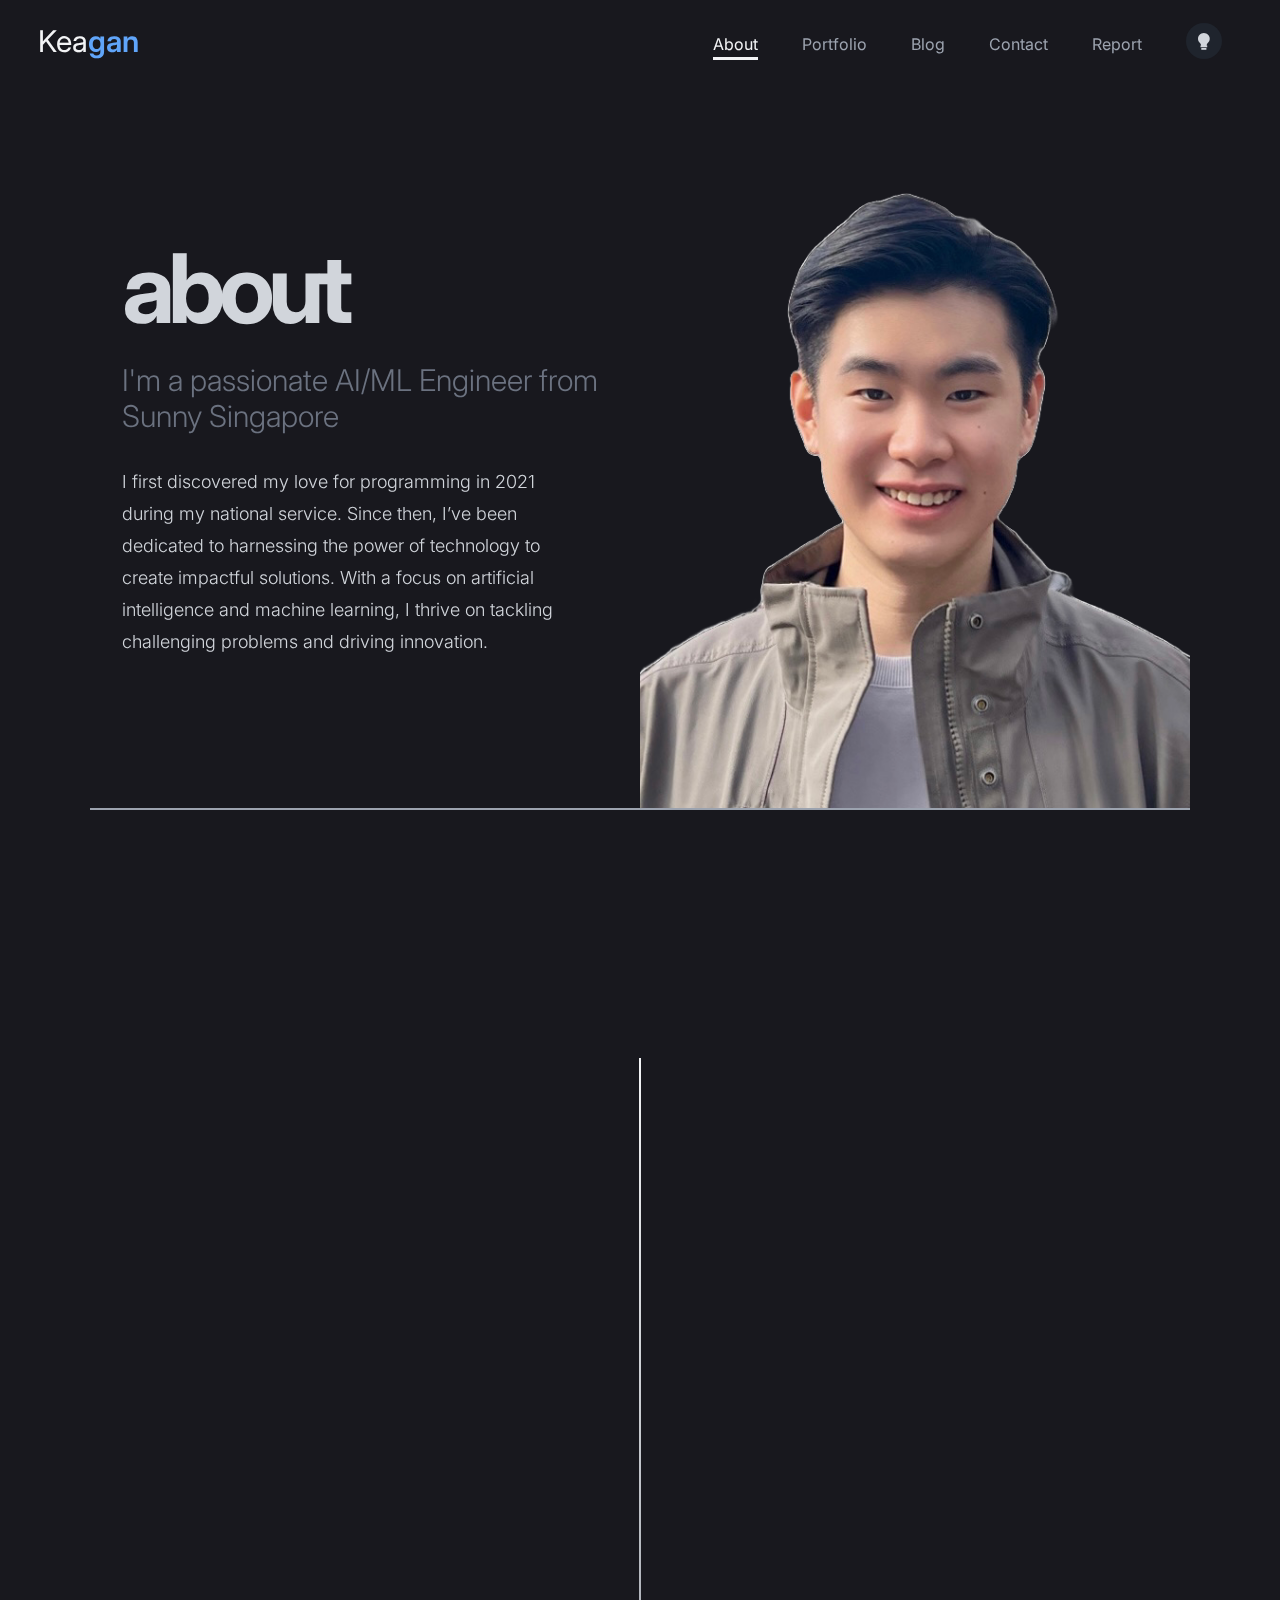
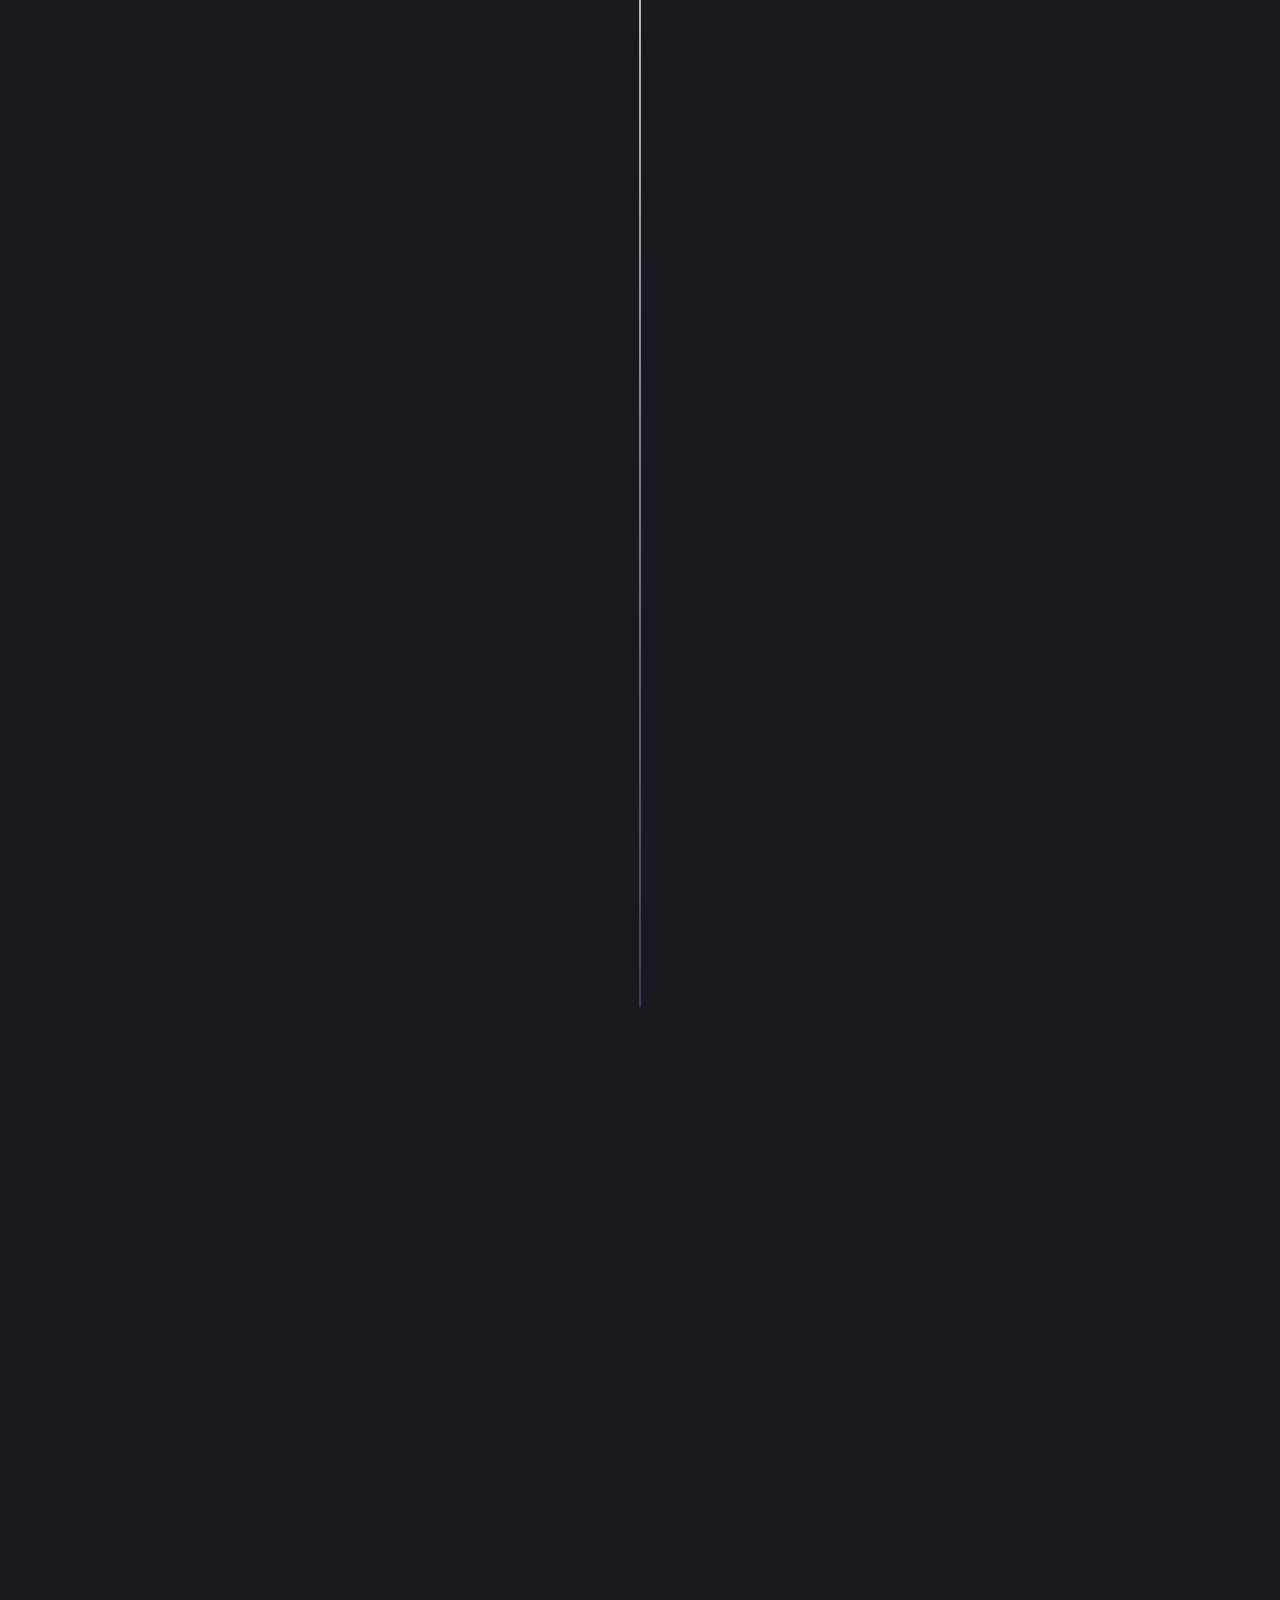
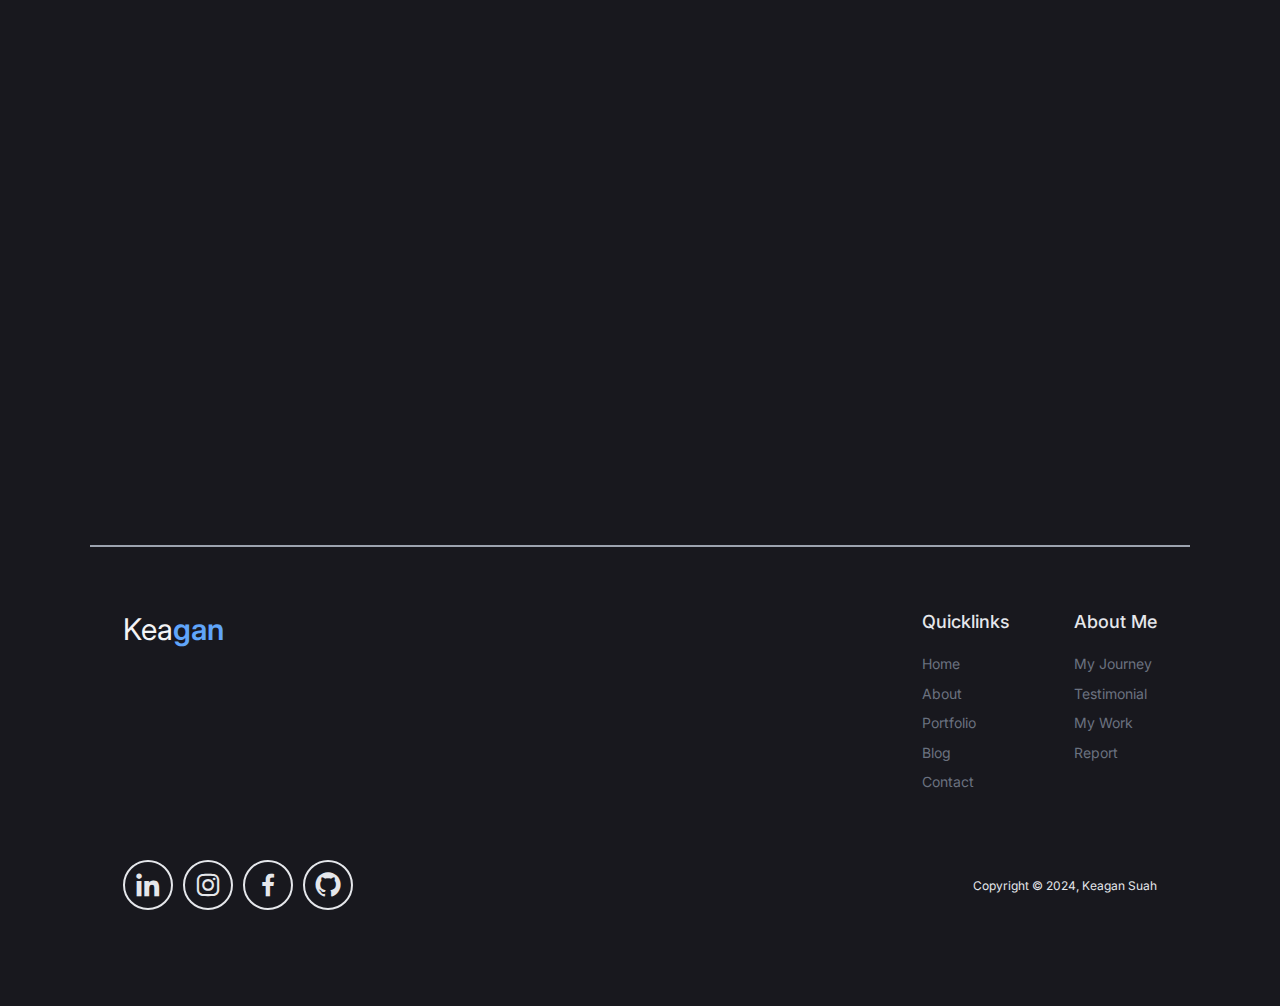
<file: about.html>
<!DOCTYPE html>
<html lang="en">
  <head>
    <meta charset="UTF-8" >
    <meta name="viewport" content="width=device-width, initial-scale=1.0" >

    <!-- Meta Data for the Main page, such as description and author -->
    <meta
      name="keywords"
      content="Keagan Suah, About Keagan, Keagan's background, Software Developer, Web Developer, AI Engineer, Keagan's journey, Professional Portfolio"
      >
    <meta name="author" content="Keagan Suah" >
    <meta
      name="description"
      content="Learn more about Keagan Suah, a passionate Software Developer and AI Engineer, and explore his journey, background, and professional experiences."
      >

    <!-- Page Title for about me page -->
    <title>About Keagan Suah</title>

    <!-- Box Icons Import -->
    <link
      href="https://unpkg.com/boxicons@2.1.4/css/boxicons.min.css"
      rel="stylesheet"
      >

    <!-- Web Icon -->
    <link rel="icon" sizes="512x512" href="/static/global/icon.png" >

    <!-- Global Styles -->
    <link rel="stylesheet" href="/styles/global/global.css" >
    <link rel="stylesheet" href="/styles/global/navbar.css" >
    <link rel="stylesheet" href="/styles/global/footer.css" >
    <link rel="stylesheet" href="/styles/global/hero.css" >
    <link rel="stylesheet" href="/styles/global/scrollAnimation.css" >

    <!-- Page Styles -->
    <link rel="stylesheet" href="/styles/about/journey.css" >
    <link rel="stylesheet" href="/styles/about/service.css" >
    <link rel="stylesheet" href="/styles/about/skills.css" >
  </head>
  <body>
    <!-- Header and Navigation -->
    <header class="navbar moveDown">
      <!-- Logo -->
      <a href="/" class="logo"> Kea<span>gan</span> </a>

      <!-- Menu icon for small screens -->
      <div class="bx bx-menu" id="menu-bar"></div>

      <!-- Navigation Links -->
      <nav class="navlinks">
        <ul>
          <li><a href="/about.html" class="active">About</a></li>
          <li><a href="/portfolio.html">Portfolio</a></li>
          <li><a href="/blog.html">Blog</a></li>
          <li><a href="/contact.html">Contact</a></li>
          <li><a href="/report.html">Report</a></li>
          <li><i class="bx bxs-bulb" id="theme"></i></li>
        </ul>
      </nav>
    </header>
    <!-- End Header & Nav -->

    <!-- Start of Main contents -->
    <main>
      <!-- Start of Hero section for about page -->
      <section class="hero">
        <div class="hero_container">
          <!-- Short description about me, Keagan Suah in the hero section -->
          <div class="description fadeLeft delay_2">
            <h1>about</h1>
            <h2>I'm a passionate AI/ML Engineer from Sunny Singapore</h2>
            <p>
              I first discovered my love for programming in 2021 during my
              national service. Since then, I’ve been dedicated to harnessing
              the power of technology to create impactful solutions. With a
              focus on artificial intelligence and machine learning, I thrive on
              tackling challenging problems and driving innovation.
            </p>
          </div>
          <!-- Image of Keagan Suah in hero section -->
          <figure class="fadeRight delay_2">
            <img
              src="/static/about/hero/myFace.PNG"
              alt="picture of Keagan Suah taken professionally without background"
              >
          </figure>
        </div>
      </section>
      <!-- End hero section -->

      <!-- My journey, both education and experiences -->
      <article>
        <h2 class="section_title fadeUp">My Journey</h2>
        <section class="journey_container">
          <!-- unorder list contain my journey, which includes both my education and experience -->
          <ul>
            <!-- Work experience in apple as senior ai ml engineer -->
            <li class="journey_card fade">
              <h3>Senior AI/ML Engineer</h3>
              <h4>Apple</h4>
              <p>
                As a Senior AI/ML Engineer at Apple, I led the development and
                implementation of advanced AI/ML solutions, enhancing Apple's
                technology.
                <span class="read_more">
                  My role involved driving AI innovation and delivering
                  high-impact solutions, ensuring Apple remains at the forefront
                  of technology.</span
                >
              </p>
              <span class="status">Read More</span>
              <figure class="company_logo">
                <img
                  src="/static/about/journey/apple.png"
                  alt="image of apple logo"
                  >
              </figure>
              <span class="date">Apr 32 - Present</span>
            </li>
            <!-- Work experience in apple as ai ml engineer -->
            <li class="journey_card fade">
              <h3>AI/ML Engineer</h3>
              <h4>Apple</h4>
              <p>
                As an AI/ML Engineer at Apple, I played a key role in developing
                machine learning solutions that advance Apple's tech ecosystem.
                <span class="read_more">
                  I worked on groundbreaking projects, contributing to Apple’s
                  innovation strategy and driving impactful technological
                  advancements.</span
                >
              </p>
              <span class="status">Read More</span>
              <figure class="company_logo">
                <img
                  src="/static/about/journey/apple.png"
                  alt="Image of apple logo"
                  >
              </figure>
              <span class="date">Jun 30 - Apr 32</span>
            </li>
            <!-- Education experience in uol as master student -->
            <li class="journey_card fade">
              <h3>Master of Science in Computer Science</h3>
              <h4>University of London</h4>
              <p>
                During my Master’s program in Computer Science, I specialized in
                machine learning, data science, and software engineering.
                <span class="read_more">
                  The program equipped me with practical skills and a deep
                  appreciation for technology’s role in solving real-world
                  problems.</span
                >
              </p>
              <span class="status">Read More</span>
              <figure class="company_logo">
                <img
                  src="/static/about/journey/University_of_London.png"
                  alt="Image of University of london logo"
                  >
              </figure>
              <span class="date">Jan 29 - Jan 30</span>
            </li>
            <!-- Work experience in shopee as data science junior -->
            <li class="journey_card fade">
              <h3>Data Science Junior</h3>
              <h4>Shopee</h4>
              <p>
                As a Data Science Junior at Shopee, I contributed to the
                company’s data-driven strategies and high-impact projects.
                <span class="read_more">
                  My tenure deepened my expertise in data science, and I worked
                  in a dynamic, growth-oriented environment with diverse
                  professionals.</span
                >
              </p>
              <span class="status">Read More</span>
              <figure class="company_logo">
                <img
                  src="/static/about/journey/shopee.png"
                  alt="Image of shopee logo"
                  >
              </figure>
              <span class="date">Oct 26 - Jan 29</span>
            </li>
            <!-- Work experience in apple as seasonal specialist -->
            <li class="journey_card fade">
              <h3>Seasonal Specialist</h3>
              <h4>Apple</h4>
              <p>
                As a Seasonal Specialist at Apple, I engaged directly with
                customers, providing personalised solutions and enhancing their
                experience.
                <span class="read_more">
                  My role involved understanding customer needs, offering expert
                  advice, and delivering exceptional service during
                  high-traffic.</span
                >
              </p>
              <span class="status">Read More</span>
              <figure class="company_logo">
                <img
                  src="/static/about/journey/apple.png"
                  alt="Image of apple logo"
                  >
              </figure>
              <span class="date">Aug 24 - Feb 25</span>
            </li>
            <!-- Education experience in uol as bachalor student -->
            <li class="journey_card fade">
              <h3>Bachelor of Computer Science</h3>
              <h4>University of London</h4>
              <p>
                During my Bachelor’s program, I developed a strong foundation in
                computer science principles, focusing on software development.
                <span class="read_more">
                  The curriculum offered a balance of theoretical knowledge and
                  practical experience, enabling me to work on real-world
                  projects.</span
                >
              </p>
              <span class="status">Read More</span>
              <figure class="company_logo">
                <img
                  src="/static/about/journey/University_of_London.png"
                  alt="Image of university of london logo"
                  >
              </figure>
              <span class="date">Oct 23 - Oct 26</span>
            </li>
            <!-- Work experience in SAF as fullstack developer -->
            <li class="journey_card fade">
              <h3>FullStack Developer</h3>
              <h4>Singapore Armed Forces</h4>
              <p>
                Digitalized the battalion by creating two automated systems that
                eliminated human error and improved operational efficiency.
                <span class="read_more">
                  I managed the entire program and server, ensuring seamless
                  operation and administration of the systems.</span
                >
              </p>
              <span class="status">Read More</span>
              <figure class="company_logo">
                <img
                  src="/static/about/journey/singapore_army.png"
                  alt="Image of singapore armed forces logo"
                  >
              </figure>
              <span class="date">Jun 21 - Apr 23</span>
            </li>
          </ul>
        </section>
      </article>
      <!-- End of my Journey section -->

      <!-- My list of programming lanuages skills -->
      <article>
        <h2 class="section_title fadeUp">My Skills</h2>
        <div class="scroll_container fade">
          <!-- Unorder list to contain all my skillset, such as all programming languages and frameworks -->
          <ul class="skills_container scroller_inner">
            <li class="skill_card">
              <figure>
                <img
                  src="/static/about/skills/aws.png"
                  alt="Image of AWS logo"
                  >
                <figcaption>AWS</figcaption>
              </figure>
            </li>
            <li class="skill_card">
              <figure>
                <img
                  src="/static/about/skills/c-.png"
                  alt="Image of C++ programming language logo"
                  >
                <figcaption>C++</figcaption>
              </figure>
            </li>
            <li class="skill_card">
              <figure>
                <img
                  src="/static/about/skills/c-sharp.png"
                  alt="Image of C-sharp programming language logo"
                  >
                <figcaption>C#</figcaption>
              </figure>
            </li>
            <li class="skill_card">
              <figure>
                <img
                  src="/static/about/skills/css-3.png"
                  alt="Image of CSS programming language logo"
                  >
                <figcaption>CSS</figcaption>
              </figure>
            </li>
            <li class="skill_card">
              <figure>
                <img
                  src="/static/about/skills/html.png"
                  alt="Image of HTML programming language logo"
                  >
                <figcaption>HTML</figcaption>
              </figure>
            </li>
            <li class="skill_card">
              <figure>
                <img
                  src="/static/about/skills/javascript.png"
                  alt="Image of Javascript programming language logo"
                  >
                <figcaption>Javascript</figcaption>
              </figure>
            </li>
            <li class="skill_card">
              <figure>
                <img
                  src="/static/about/skills/python.png"
                  alt="Image of Python programming language logo"
                  >
                <figcaption>Python</figcaption>
              </figure>
            </li>
            <li class="skill_card">
              <figure>
                <img
                  src="/static/about/skills/mysql.png"
                  alt="Image of MySQL database logo"
                  >
                <figcaption>MySQL</figcaption>
              </figure>
            </li>
            <li class="skill_card">
              <figure>
                <img
                  src="/static/about/skills/react.png"
                  alt="Image of React framework logo"
                  >
                <figcaption>React</figcaption>
              </figure>
            </li>
            <li class="skill_card">
              <figure>
                <img
                  src="/static/about/skills/swift.png"
                  alt="Image of Swift programming language logo"
                  >
                <figcaption>Swift</figcaption>
              </figure>
            </li>
            <li class="skill_card">
              <figure>
                <img
                  src="/static/about/skills/ruby.png"
                  alt="Image of Ruby programming language logo"
                  >
                <figcaption>Ruby</figcaption>
              </figure>
            </li>
          </ul>
        </div>
      </article>
      <!-- End of list of programming language -->

      <!-- Service I provide as an individual -->
      <article>
        <h2 class="section_title fadeUp">My Services</h2>
        <section class="service_container">
          <!-- service card for web development -->
          <a href="/contact.html" class="service_card moveUp">
            <i class="bx bx-globe"></i>
            <h3>Web Development</h3>
            <p>
              Making websites and web apps that work smoothly, from how they
              look on the screen to how they work behind the scenes.
            </p>
          </a>
          <!-- service card for data visualisation -->
          <a href="/contact.html" class="service_card moveUp">
            <i class="bx bxs-bar-chart-alt-2"></i>
            <h3>Data Visualisation</h3>
            <p>
              Turning complicated information into pictures and stories that
              help people understand and make decisions.
            </p>
          </a>
          <!-- service card for cloud migration  -->
          <a href="/contact.html" class="service_card moveUp">
            <i class="bx bxs-cloud"></i>
            <h3>Cloud Migration</h3>
            <p>
              Helping move computer stuff to the internet and making sure it
              runs well and doesn't cost too much.
            </p>
          </a>
          <!-- service card for software architecture -->
          <a href="/contact.html" class="service_card moveUp">
            <i class="bx bxs-cog"></i>
            <h3>Software Architecture</h3>
            <p>
              Planning and building software in a way that's easy to understand,
              use, and grow as needed.
            </p>
          </a>
          <!-- service card for performance optimisation -->
          <a href="/contact.html" class="service_card moveUp">
            <i class="bx bxs-bulb"></i>
            <h3>Performance Optimisation</h3>
            <p>
              Making sure websites and apps run fast and can handle lots of
              users without crashing.
            </p>
          </a>
          <!-- service card for machine learning -->
          <a href="/contact.html" class="service_card moveUp">
            <i class="bx bxs-brain"></i>
            <h3>Machine Learning</h3>
            <p>
              Teaching websites and apps to learn from data and make smart
              decisions, like suggesting things or predicting outcomes.
            </p>
          </a>
        </section>
      </article>
      <!-- End of Services provide by me-->
    </main>
    <!-- End of main contents -->

    <!-- Start Footer, the footer consist of the logo, other hyperlinks to different parts of the website, social media icons hyperlinks, and terms and condition -->
    <footer>
      <section class="footer-container">
        <!-- Top Portion Of Footer -->
        <div class="footer-top">
          <!-- Top-Left Portion of Footer to hold Logo -->
          <a href="/" class="logo"> kea<span>gan</span> </a>

          <!-- Top-Right Side to hold other links -->
          <div class="footer-top-section">
            <div class="footer-top-links">
              <!-- Title of Links Column -->
              <h6>Quicklinks</h6>
              <!-- Columns Links -->
              <nav>
                <ul>
                  <li><a href="/index.html">Home</a></li>
                  <li><a href="/about.html">About</a></li>
                  <li><a href="/portfolio.html">Portfolio</a></li>
                  <li><a href="/blog.html">Blog</a></li>
                  <li><a href="/contact.html">Contact</a></li>
                </ul>
              </nav>
            </div>
            <div class="footer-top-links">
              <!-- Title of Links Column -->
              <h6>About Me</h6>
              <!-- Columns Links -->
              <nav>
                <ul>
                  <li><a href="/about.html">My Journey</a></li>
                  <li><a href="/index.html">Testimonial</a></li>
                  <li><a href="/portfolio.html">My Work</a></li>
                  <li><a href="/report.html">Report</a></li>
                </ul>
              </nav>
            </div>
          </div>
        </div>

        <!-- Bottom Portion Of Footer -->
        <div class="footer-bottom">
          <!-- Bottom-Left portion to hold Social Media Icons -->
          <ul class="social-media-links">
            <li>
              <a
                href="https://sg.linkedin.com/in/keagan-suah"
                target="_blank"
                rel="noopener noreferrer"
                ><i class="bx bxl-linkedin"></i
              ></a>
            </li>
            <li>
              <a
                href="https://www.instagram.com/keagan_suah/?igsh=aXdhbWhtOG81djkz"
                target="_blank"
                rel="noopener noreferrer"
                ><i class="bx bxl-instagram"></i
              ></a>
            </li>
            <li>
              <a
                href="https://www.facebook.com/profile.php?id=100005976436275&mibextid=LQQJ4d"
                target="_blank"
                rel="noopener noreferrer"
                ><i class="bx bxl-facebook"></i
              ></a>
            </li>
            <li>
              <a
                href="https://github.com/KeaganSuah"
                target="_blank"
                rel="noopener noreferrer"
                ><i class="bx bxl-github"></i
              ></a>
            </li>
          </ul>

          <!-- Bottom-Right to hold policy, terms & condition and copyright -->
          <ul class="footer-bottom-section">
            <li><h6>Copyright © 2024, Keagan Suah</h6></li>
          </ul>
        </div>
      </section>
    </footer>
    <!-- End Footer -->

    <!-- Javascripts Scripts -->
    <script src="/scripts/global/navbar.js"></script>
    <script src="/scripts/global/glow.js"></script>
    <script src="/scripts/global/changeMode.js"></script>
    <script src="/scripts/global/scrollAnimation.js"></script>

    <!-- Page Scripts -->
    <script src="/scripts/about/service.js"></script>
    <script src="/scripts/about/skills.js"></script>
    <script src="/scripts/about/journey.js"></script>

    <!-- Preset Theme -->
    <script src="/scripts/global/presetTheme.js"></script>
  </body>
</html>
</file>
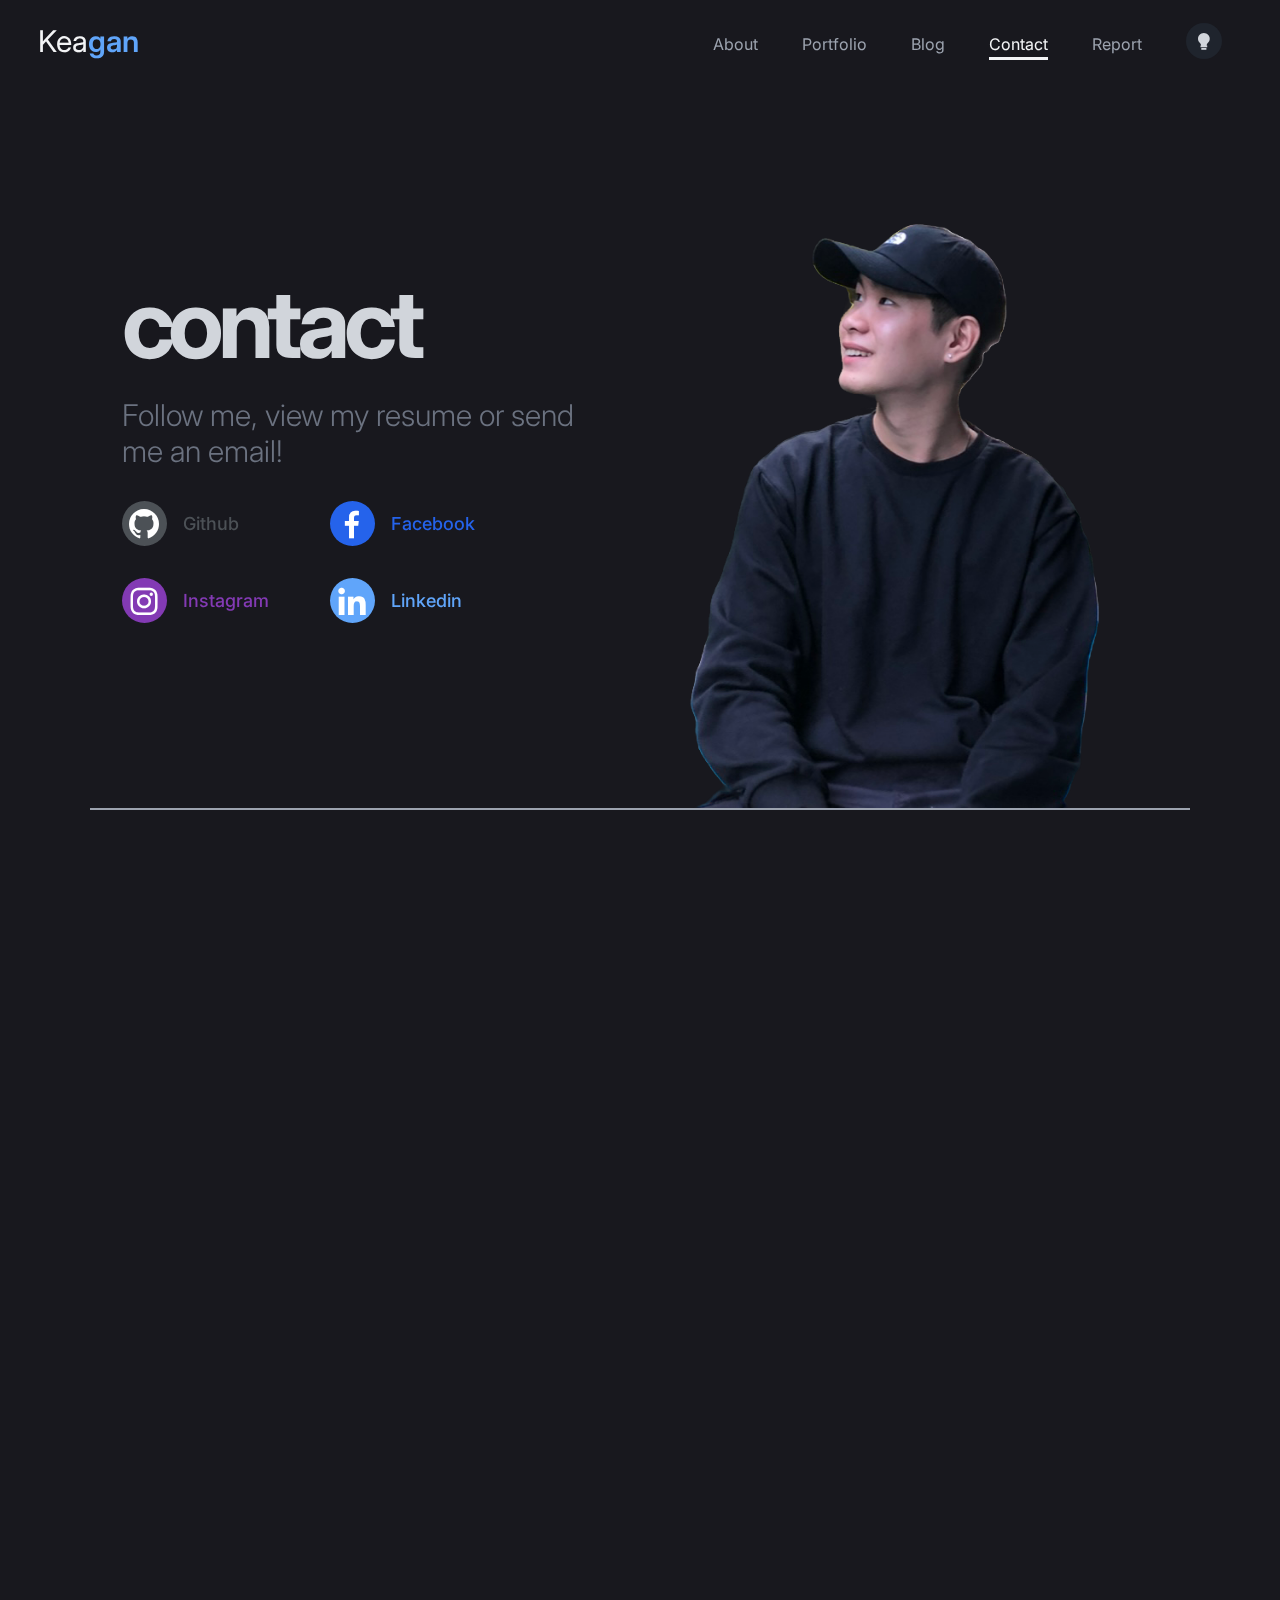
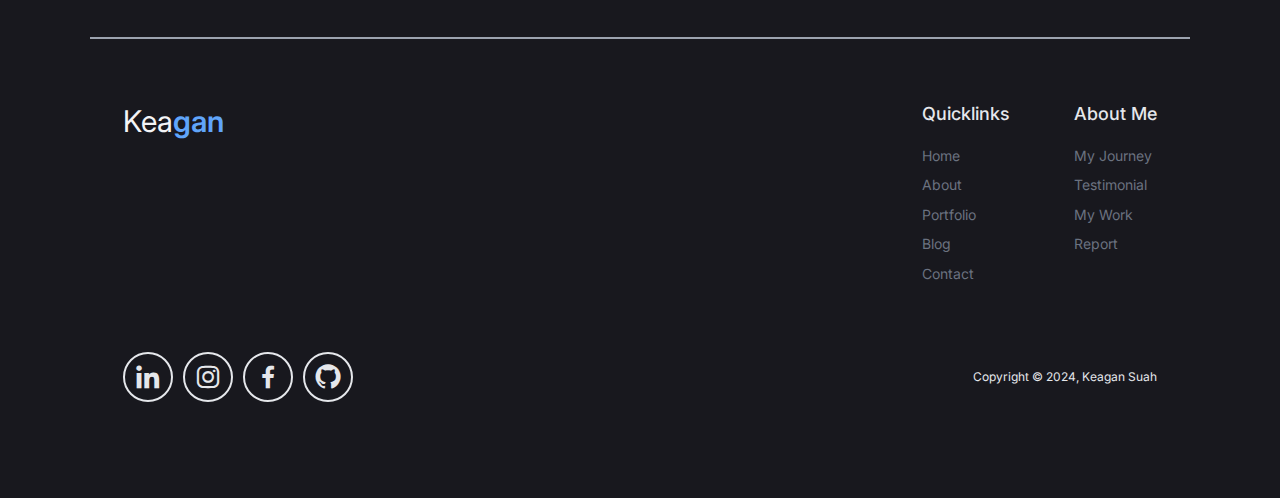
<file: contact.html>
<!DOCTYPE html>
<html lang="en">
  <head>
    <meta charset="UTF-8" >
    <meta name="viewport" content="width=device-width, initial-scale=1.0" >

    <!-- Meta Data for the Main page, such as description and author -->
    <meta
      name="keywords"
      content="Keagan Suah, Contact, Get in Touch, Email Keagan, Professional Inquiries, Connect with Keagan"
      >
    <meta name="author" content="Keagan Suah" >
    <meta
      name="description"
      content="Get in touch with Keagan for professional inquiries or collaborations. Connect with a skilled Software Developer and AI Engineer."
      >

    <!-- Contact page title -->
    <title>Keagan's Contact</title>

    <!-- Box Icons Import -->
    <link
      href="https://unpkg.com/boxicons@2.1.4/css/boxicons.min.css"
      rel="stylesheet"
      >

    <!-- Web Icon -->
    <link rel="icon" sizes="512x512" href="/static/global/icon.png" >

    <!-- Global Styles -->
    <link rel="stylesheet" href="/styles/global/global.css" >
    <link rel="stylesheet" href="/styles/global/navbar.css" >
    <link rel="stylesheet" href="/styles/global/footer.css" >
    <link rel="stylesheet" href="/styles/global/hero.css" >
    <link rel="stylesheet" href="/styles/global/scrollAnimation.css" >

    <!-- Page Styles -->
    <link rel="stylesheet" href="/styles/contact/hero.css" >
    <link rel="stylesheet" href="/styles/contact/form.css" >
    <link rel="stylesheet" href="/styles/contact/wayContact.css" >
  </head>
  <body>
    <!-- Header and Navigation -->
    <header class="navbar moveDown">
      <!-- Logo -->
      <a href="/" class="logo"> Kea<span>gan</span> </a>

      <!-- Menu icon for small screens -->
      <div class="bx bx-menu" id="menu-bar"></div>

      <!-- Navigation Links -->
      <nav class="navlinks">
        <ul>
          <li><a href="/about.html">About</a></li>
          <li><a href="/portfolio.html">Portfolio</a></li>
          <li><a href="/blog.html">Blog</a></li>
          <li><a href="/contact.html" class="active">Contact</a></li>
          <li><a href="/report.html">Report</a></li>
          <li><i class="bx bxs-bulb" id="theme"></i></li>
        </ul>
      </nav>
    </header>
    <!-- End Header & Nav -->

    <!-- Start of Main contents -->
    <main>
      <!-- Start of Hero section for contact page -->
      <section class="hero">
        <div class="hero_container">
          <!-- short description about contact section in hero section -->
          <div class="description fadeLeft delay_2">
            <h1>contact</h1>
            <h2>Follow me, view my resume or send me an email!</h2>
            <!-- section to hold all social media that keagan suah have, clicking it will bring to keagan's social media -->
            <div class="social_media_container">
              <!-- link to keagan suah github -->
              <a
                href="https://github.com/KeaganSuah"
                class="social_media"
                target="_blank"
                rel="noopener noreferrer"
              >
                <i class="bx bxl-github"></i>
                <span>github</span>
              </a>
              <!-- link to keagan suah facebook -->
              <a
                href="https://www.facebook.com/people/Keagan-Suah/pfbid0nxMEN8kivA3oVLgBUoeSZVgcB929m2F8GedKr3sc74VGbMbi31wip9efuET7FpRcl/?mibextid=LQQJ4d"
                class="social_media"
                target="_blank"
                rel="noopener noreferrer"
              >
                <i class="bx bxl-facebook"></i>
                <span>facebook</span>
              </a>
              <!-- link to keagan suah instagram -->
              <a
                href="https://www.instagram.com/keagan_suah/?igsh=aXdhbWhtOG81djkz"
                class="social_media"
                target="_blank"
                rel="noopener noreferrer"
              >
                <i class="bx bxl-instagram"></i>
                <span>instagram</span>
              </a>
              <!-- link to keagan suah linkedin -->
              <a
                href="https://www.linkedin.com/in/keagan-suah/"
                class="social_media"
                target="_blank"
                rel="noopener noreferrer"
              >
                <i class="bx bxl-linkedin"></i>
                <span>linkedin</span>
              </a>
            </div>
          </div>
          <!-- Another image of keagan suah, but more causal -->
          <figure class="fadeRight delay_2">
            <img
              src="/static/contact/hero/face.PNG"
              alt="image of keagan suah in more causal clothes and without background"
              >
          </figure>
        </div>
      </section>
      <!-- End hero section -->

      <!-- Section to hold all the ways to contact keagan suah, including three cards link to show how to contact kegan suah, and form section -->
      <article>
        <h2 class="section_title fadeUp">My Contacts</h2>
        <!-- Way to contact me section -->
        <section class="ways_contact_container">
          <!-- link to go to my portfolio card -->
          <a href="/portfolio.html" class="ways_contact_card fadeUp">
            <i class="bx bxs-briefcase"></i>
            <h3>My Portfolio</h3>
            <p>See my Work</p>
          </a>
          <!-- link to open my resume card -->
          <a
            href="/static/contact/Resume.pdf"
            class="ways_contact_card fadeUp"
            target="_blank"
            rel="noopener noreferrer"
          >
            <i class="bx bxs-file-blank"></i>
            <h3>My Resume</h3>
            <p>Click to View</p>
          </a>
          <!-- link to open up mail to email to me -->
          <a
            href="mailto:suahkeagan@gmail.com"
            class="ways_contact_card fadeUp"
          >
            <i class="bx bxs-envelope"></i>
            <h3>My Email</h3>
            <p>suahkeagan@gmail.com</p>
          </a>
        </section>
        <!-- End of ways to contact me -->
        <!-- form container for inputs and message area -->
        <form id="form" action="/contact.html">
          <!-- container on the left, for name and email request imput -->
          <div class="left_container fadeLeft">
            <!-- takes user input for name -->
            <div class="input-control">
              <label for="name">Name</label>
              <input
                type="text"
                id="name"
                name="name"
                placeholder="Your Name"
                >
              <div class="error"></div>
            </div>
            <!-- takes user input for email -->
            <div class="input-control">
              <label for="email">Email</label>
              <input
                type="email"
                id="email"
                name="email"
                placeholder="Your Email"
                >
              <div class="error"></div>
            </div>
          </div>
          <!-- container on the right, for message and for the button input -->
          <div class="right_container fadeRight delay_1">
            <!-- takes user input for message-->
            <div class="input-control">
              <label for="message">Message</label>
              <textarea
                name="message"
                id="message"
                cols="10"
                rows="7"
                placeholder="Your Message"
              ></textarea>
              <div class="error"></div>
            </div>
            <!-- takes user input for submission -->
            <button type="submit">Send</button>
          </div>
        </form>
      </article>
    </main>
    <!-- End of main contents -->

    <!-- Start Footer, the footer consist of the logo, other hyperlinks to different parts of the website, social media icons hyperlinks, and terms and condition -->
    <footer>
      <section class="footer-container">
        <!-- Top Portion Of Footer -->
        <div class="footer-top">
          <!-- Top-Left Portion of Footer to hold Logo -->
          <a href="/" class="logo"> kea<span>gan</span> </a>

          <!-- Top-Right Side to hold other links -->
          <div class="footer-top-section">
            <div class="footer-top-links">
              <!-- Title of Links Column -->
              <h6>Quicklinks</h6>
              <!-- Columns Links -->
              <nav>
                <ul>
                  <li><a href="/index.html">Home</a></li>
                  <li><a href="/about.html">About</a></li>
                  <li><a href="/portfolio.html">Portfolio</a></li>
                  <li><a href="/blog.html">Blog</a></li>
                  <li><a href="/contact.html">Contact</a></li>
                </ul>
              </nav>
            </div>
            <div class="footer-top-links">
              <!-- Title of Links Column -->
              <h6>About Me</h6>
              <!-- Columns Links -->
              <nav>
                <ul>
                  <li><a href="/about.html">My Journey</a></li>
                  <li><a href="/index.html">Testimonial</a></li>
                  <li><a href="/portfolio.html">My Work</a></li>
                  <li><a href="/report.html">Report</a></li>
                </ul>
              </nav>
            </div>
          </div>
        </div>

        <!-- Bottom Portion Of Footer -->
        <div class="footer-bottom">
          <!-- Bottom-Left portion to hold Social Media Icons -->
          <ul class="social-media-links">
            <li>
              <a
                href="https://sg.linkedin.com/in/keagan-suah"
                target="_blank"
                rel="noopener noreferrer"
                ><i class="bx bxl-linkedin"></i
              ></a>
            </li>
            <li>
              <a
                href="https://www.instagram.com/keagan_suah/?igsh=aXdhbWhtOG81djkz"
                target="_blank"
                rel="noopener noreferrer"
                ><i class="bx bxl-instagram"></i
              ></a>
            </li>
            <li>
              <a
                href="https://www.facebook.com/profile.php?id=100005976436275&mibextid=LQQJ4d"
                target="_blank"
                rel="noopener noreferrer"
                ><i class="bx bxl-facebook"></i
              ></a>
            </li>
            <li>
              <a
                href="https://github.com/KeaganSuah"
                target="_blank"
                rel="noopener noreferrer"
                ><i class="bx bxl-github"></i
              ></a>
            </li>
          </ul>

          <!-- Bottom-Right to hold policy, terms & condition and copyright -->
          <ul class="footer-bottom-section">
            <li><h6>Copyright © 2024, Keagan Suah</h6></li>
          </ul>
        </div>
      </section>
    </footer>
    <!-- End Footer -->

    <!-- Javascripts Scripts -->
    <script src="/scripts/global/navbar.js"></script>
    <script src="/scripts/global/glow.js"></script>
    <script src="/scripts/global/changeMode.js"></script>
    <script src="/scripts/global/scrollAnimation.js"></script>

    <!-- Page Scripts -->
    <script src="/scripts/contact/form.js"></script>

    <!-- Preset Theme -->
    <script src="/scripts/global/presetTheme.js"></script>
  </body>
</html>
</file>
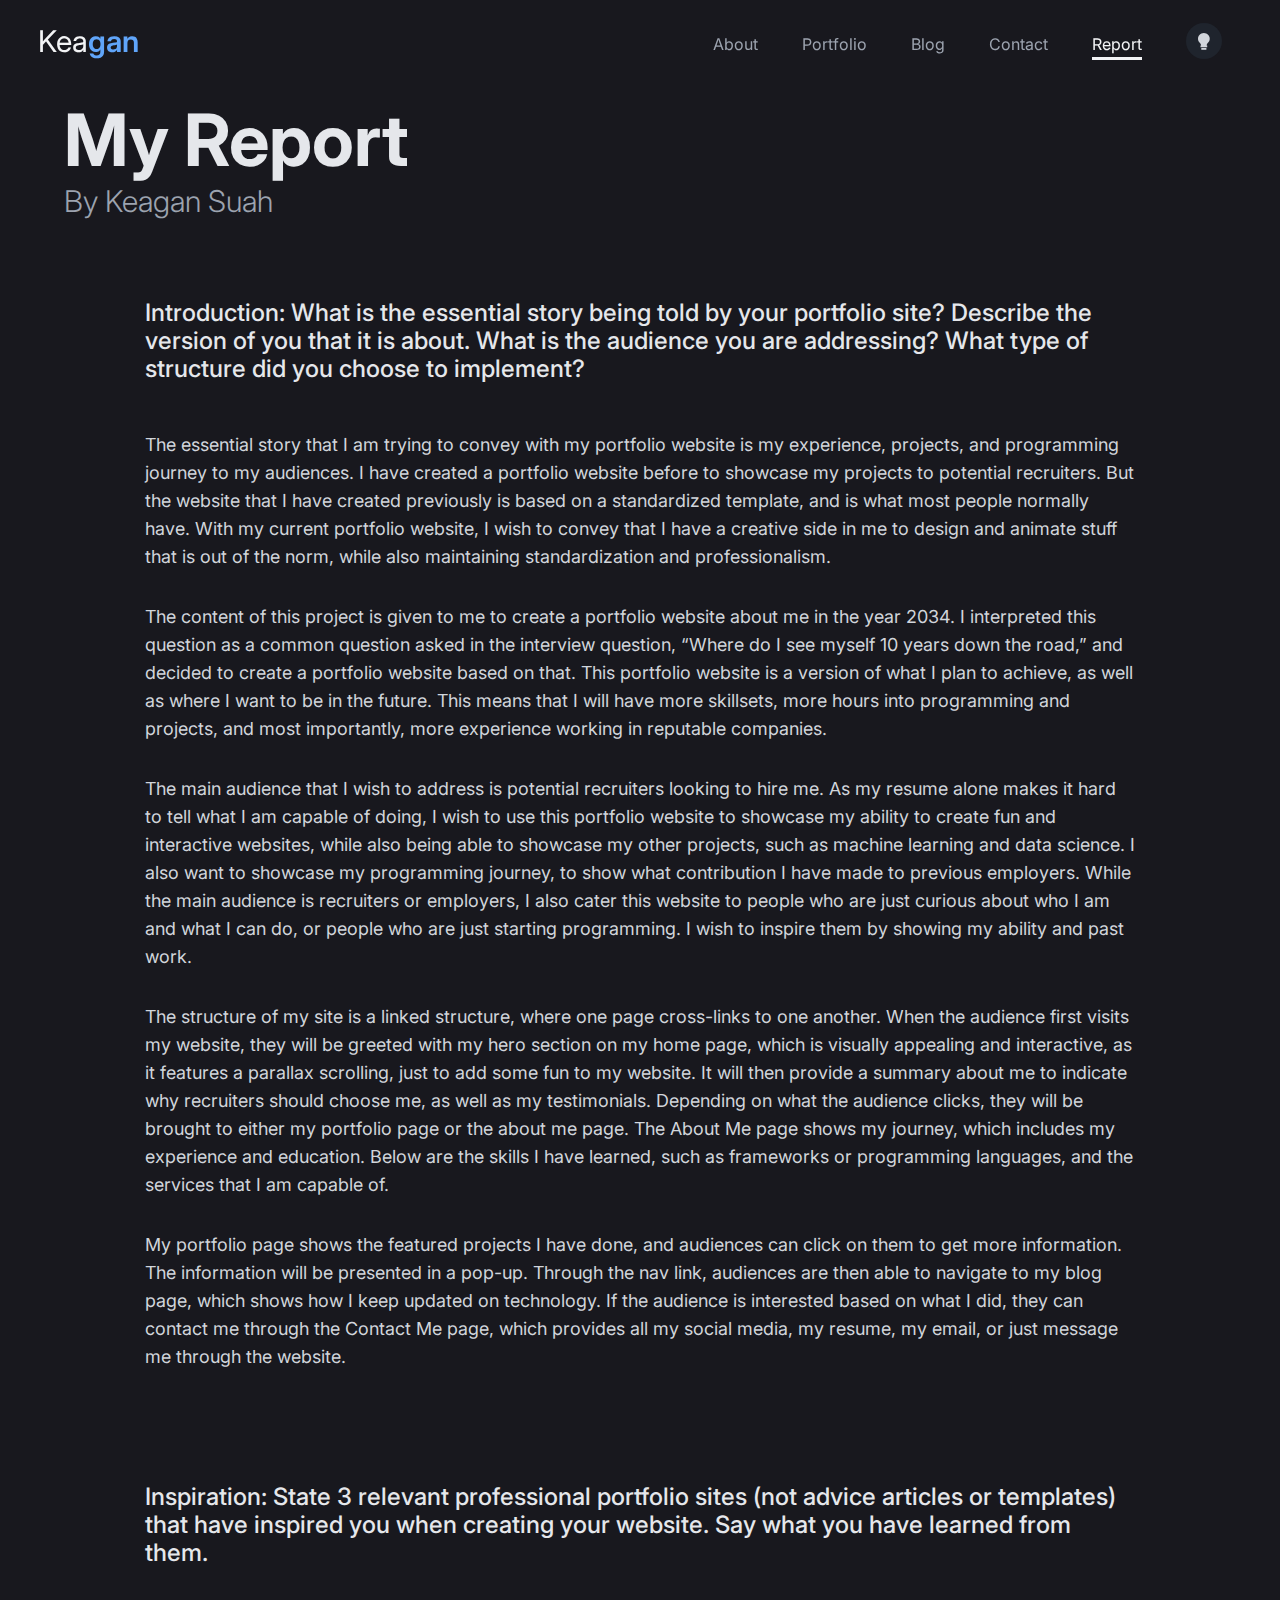
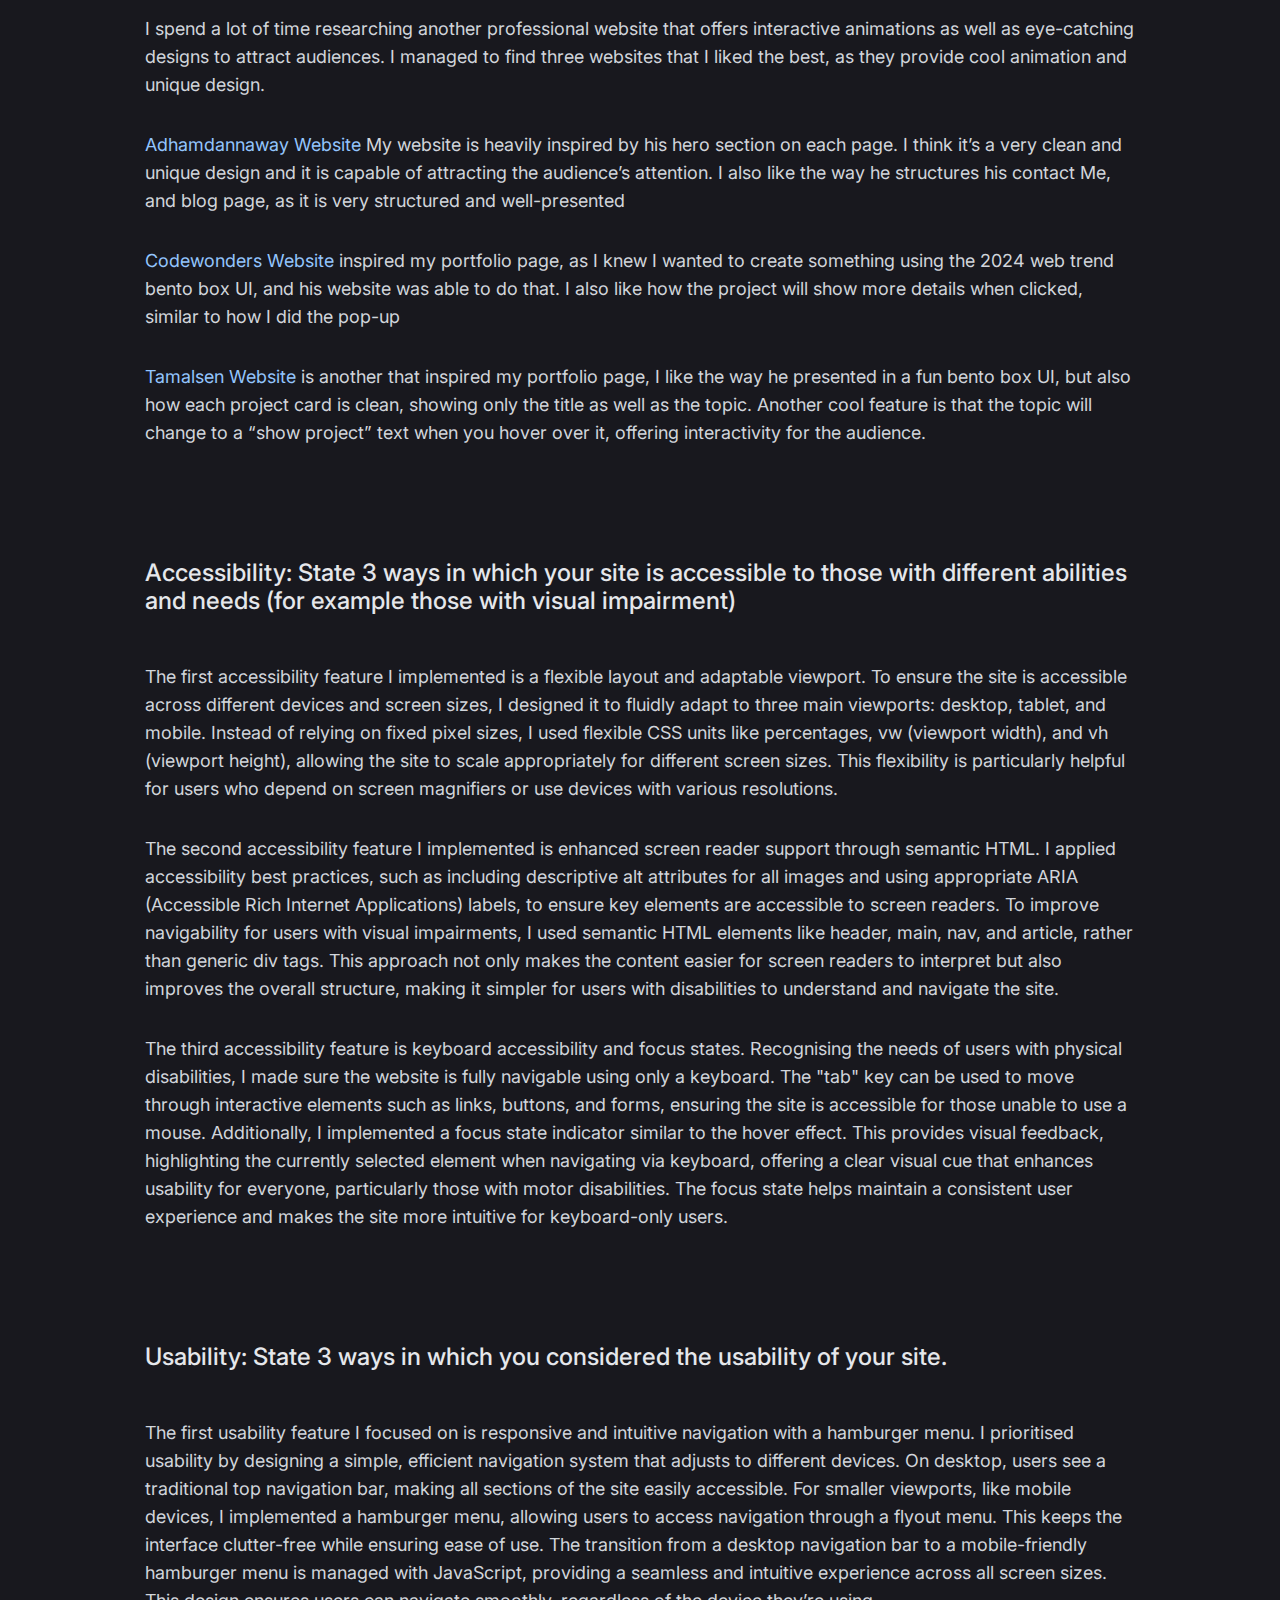
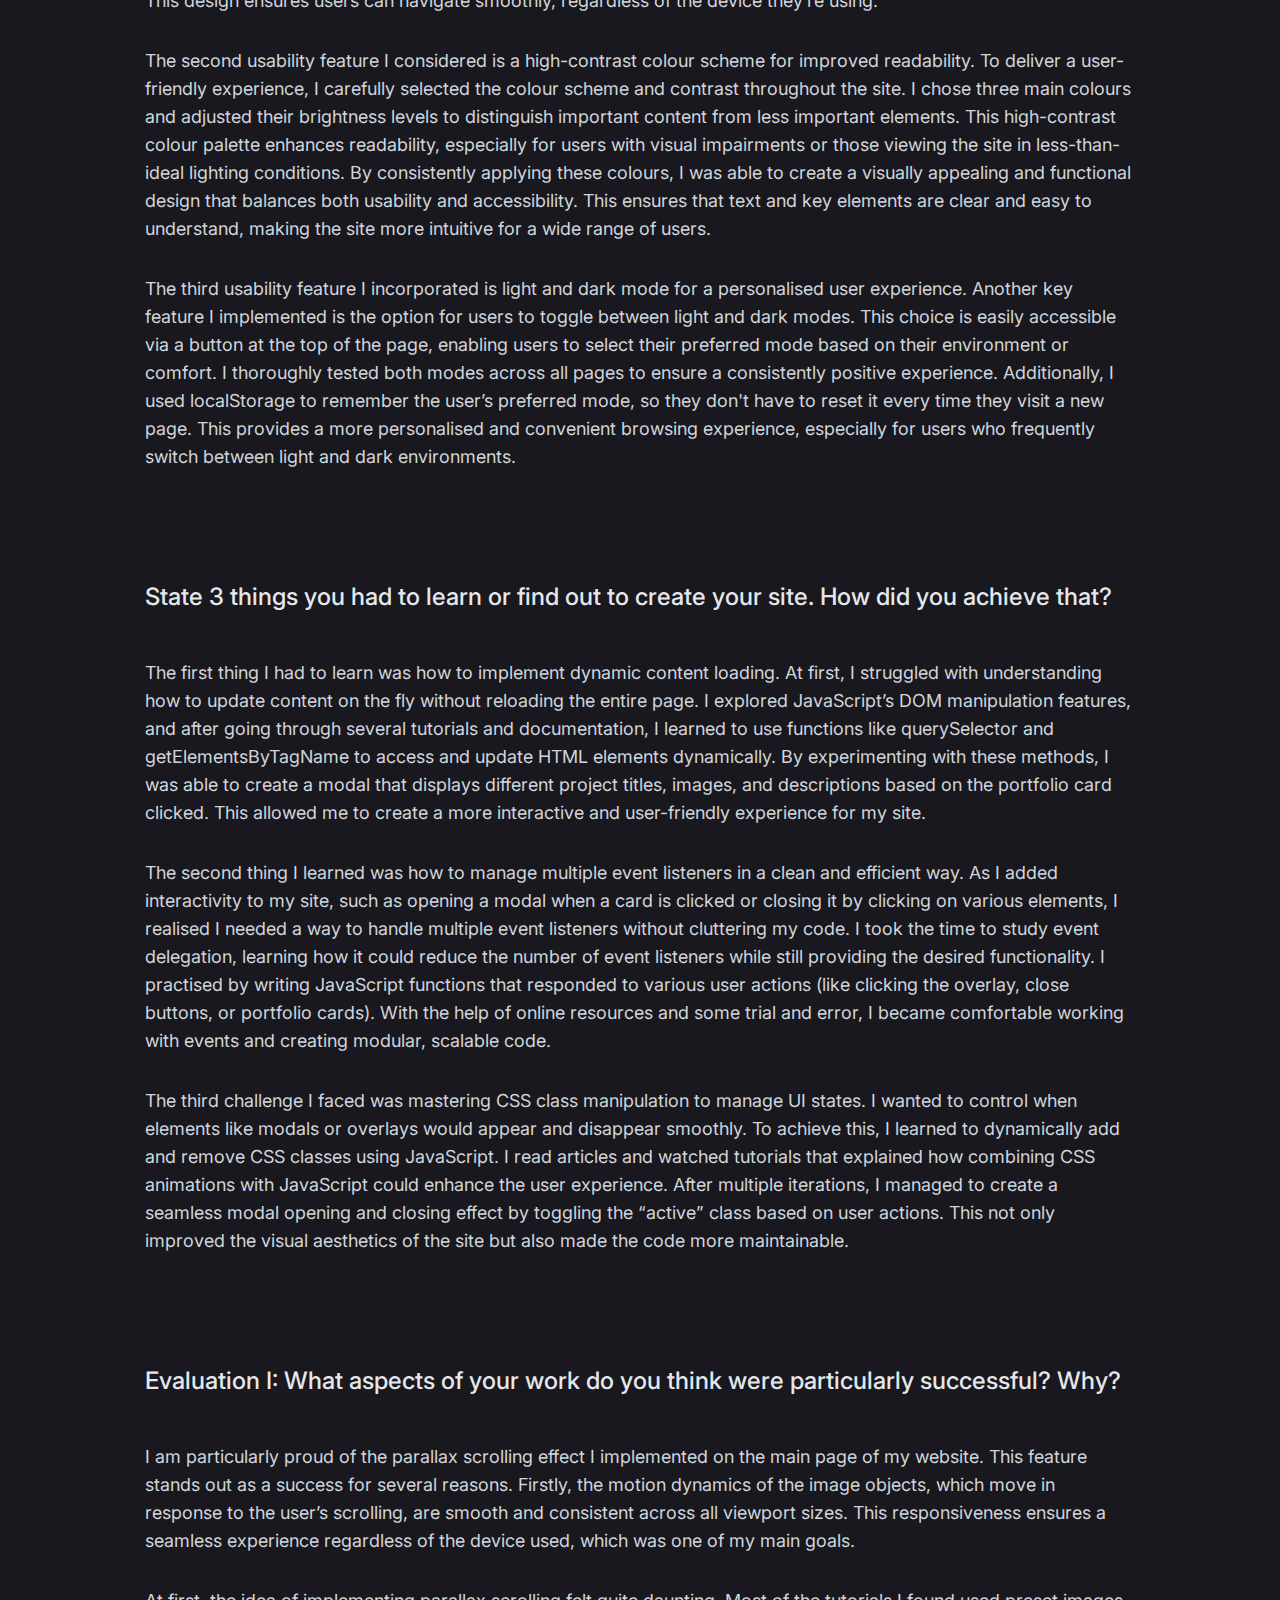
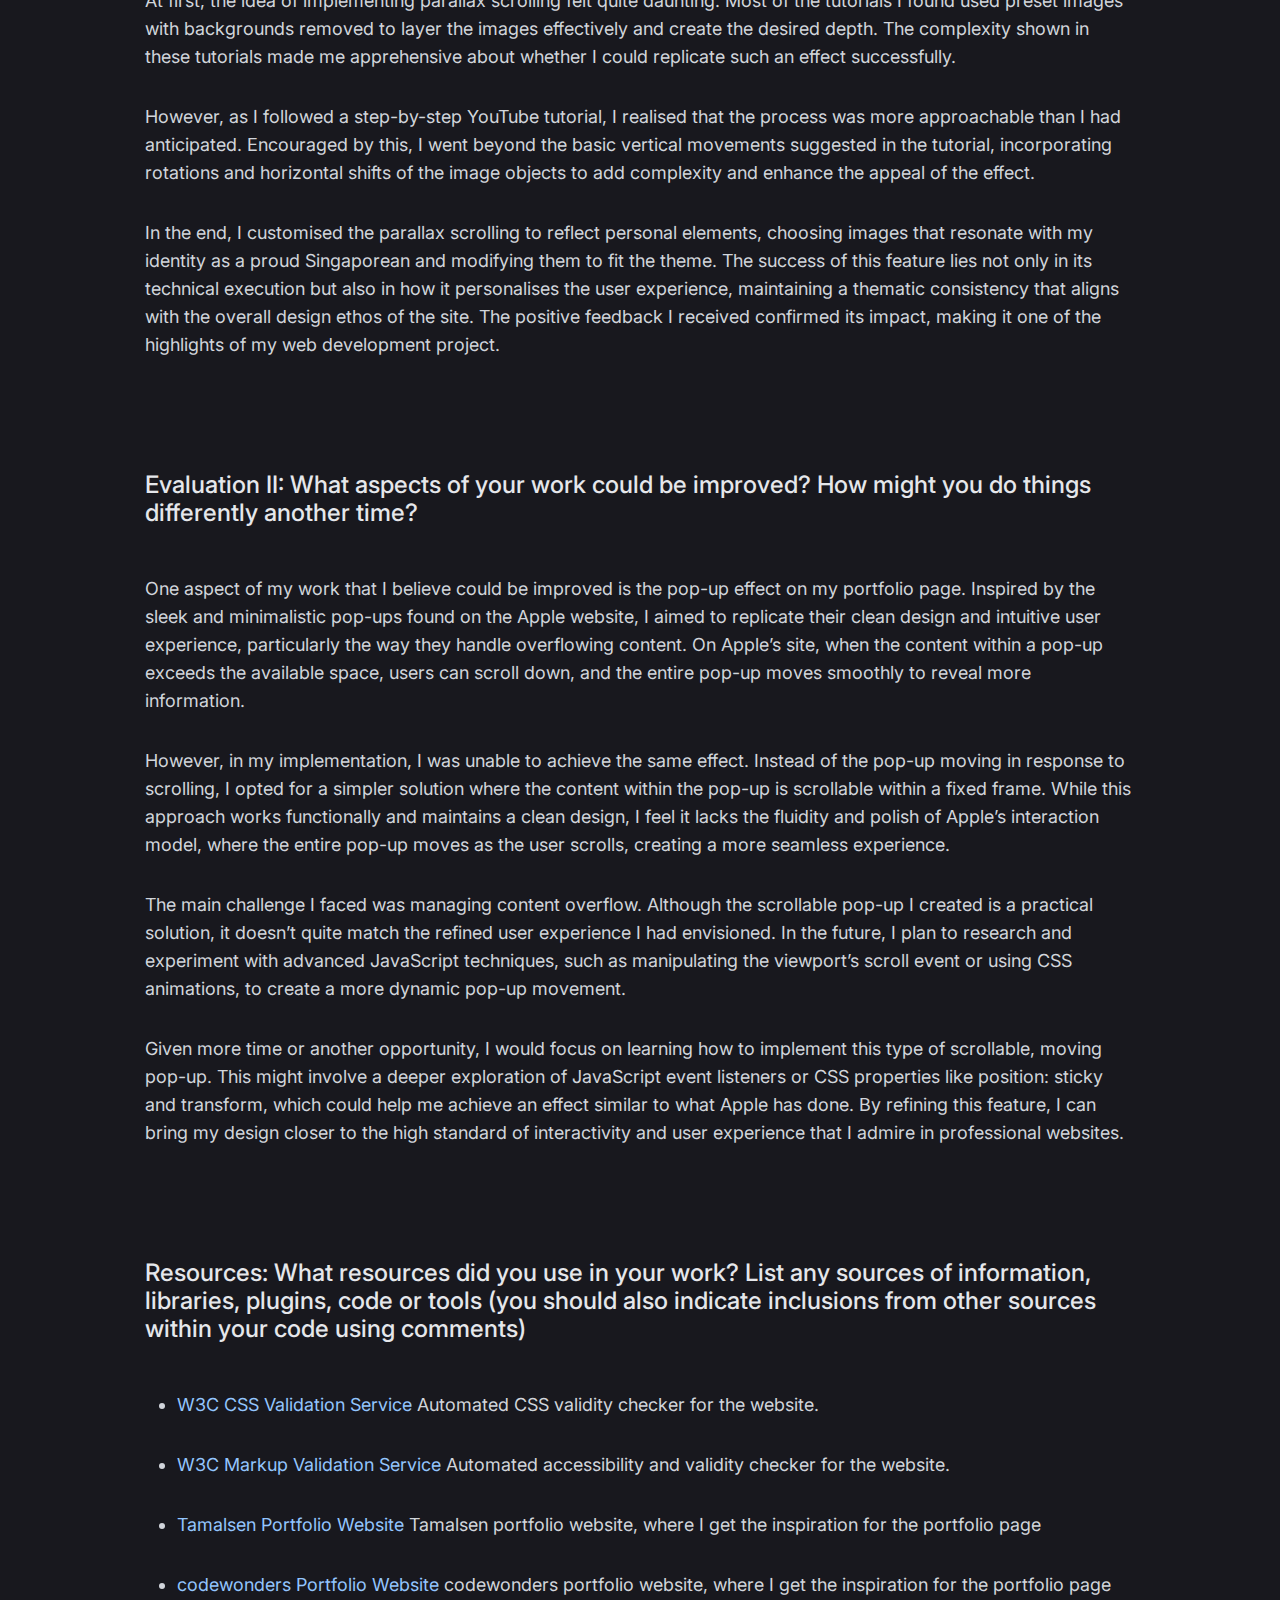
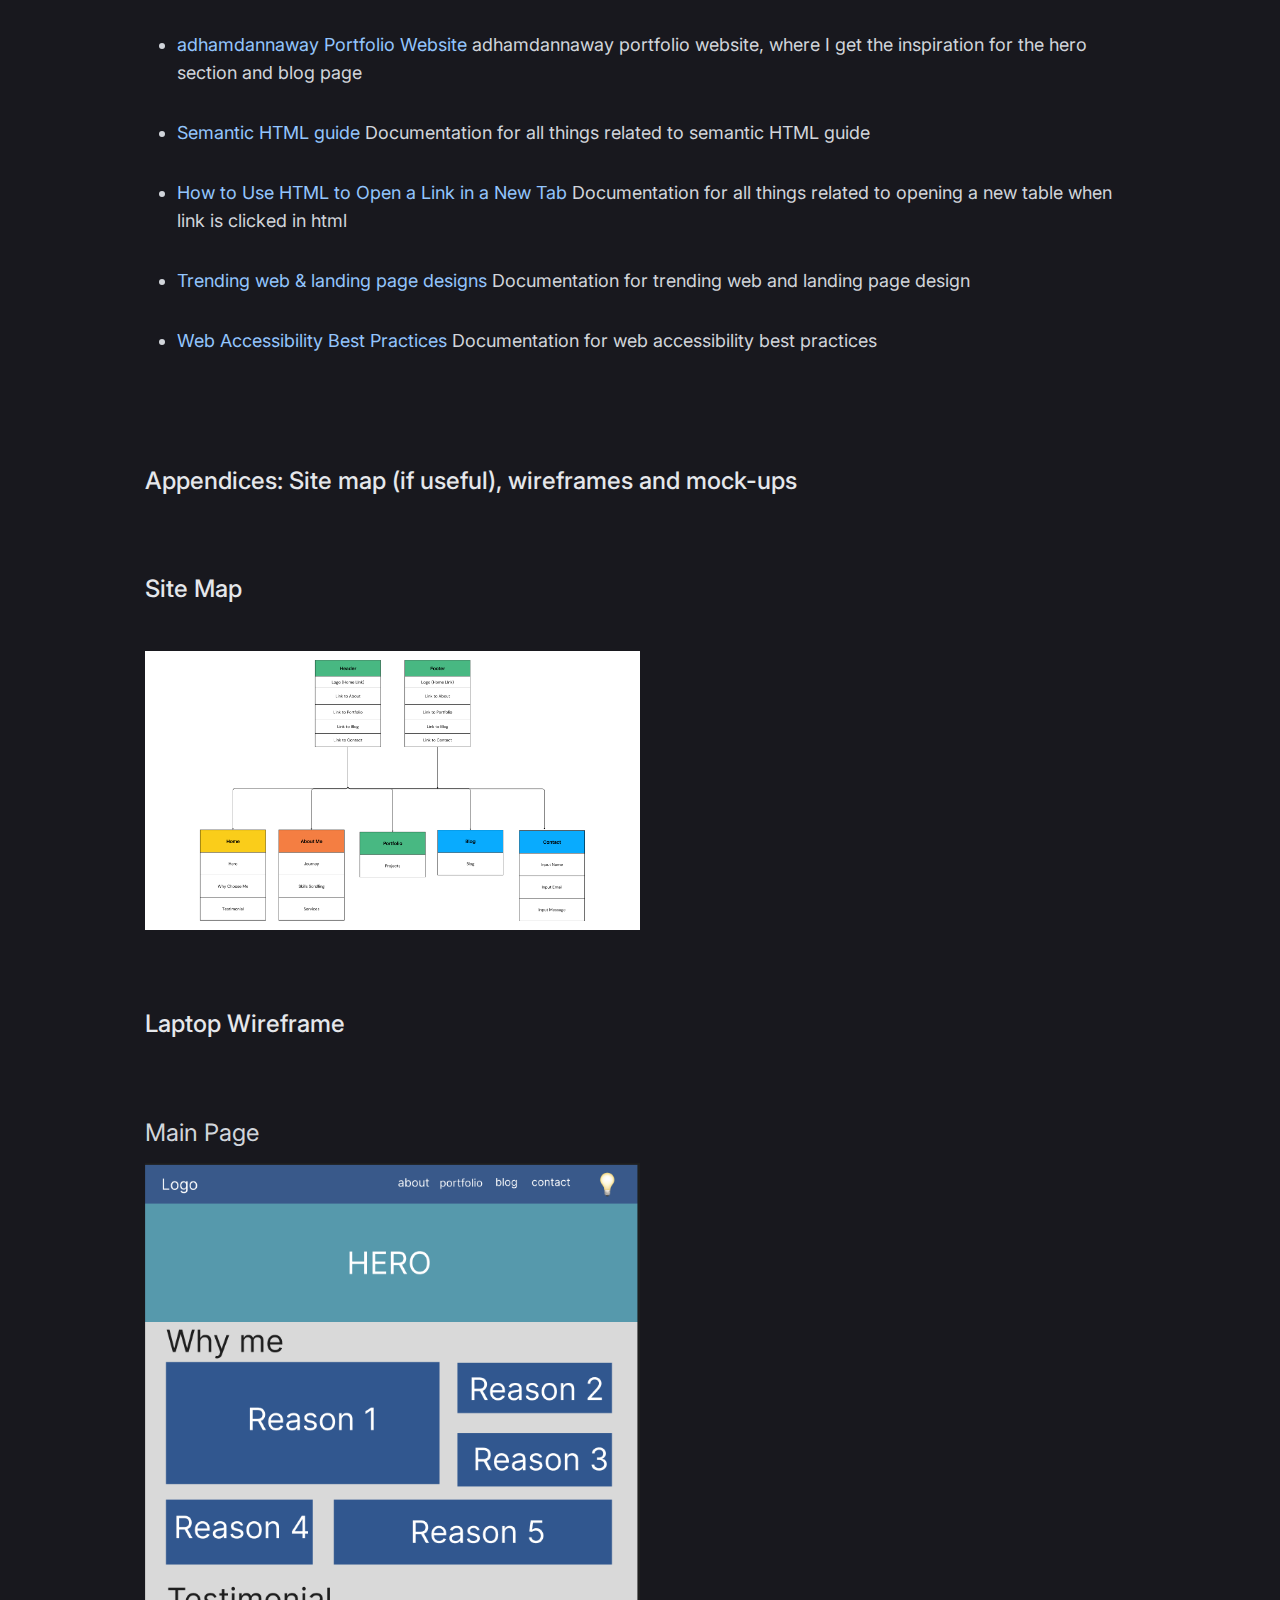
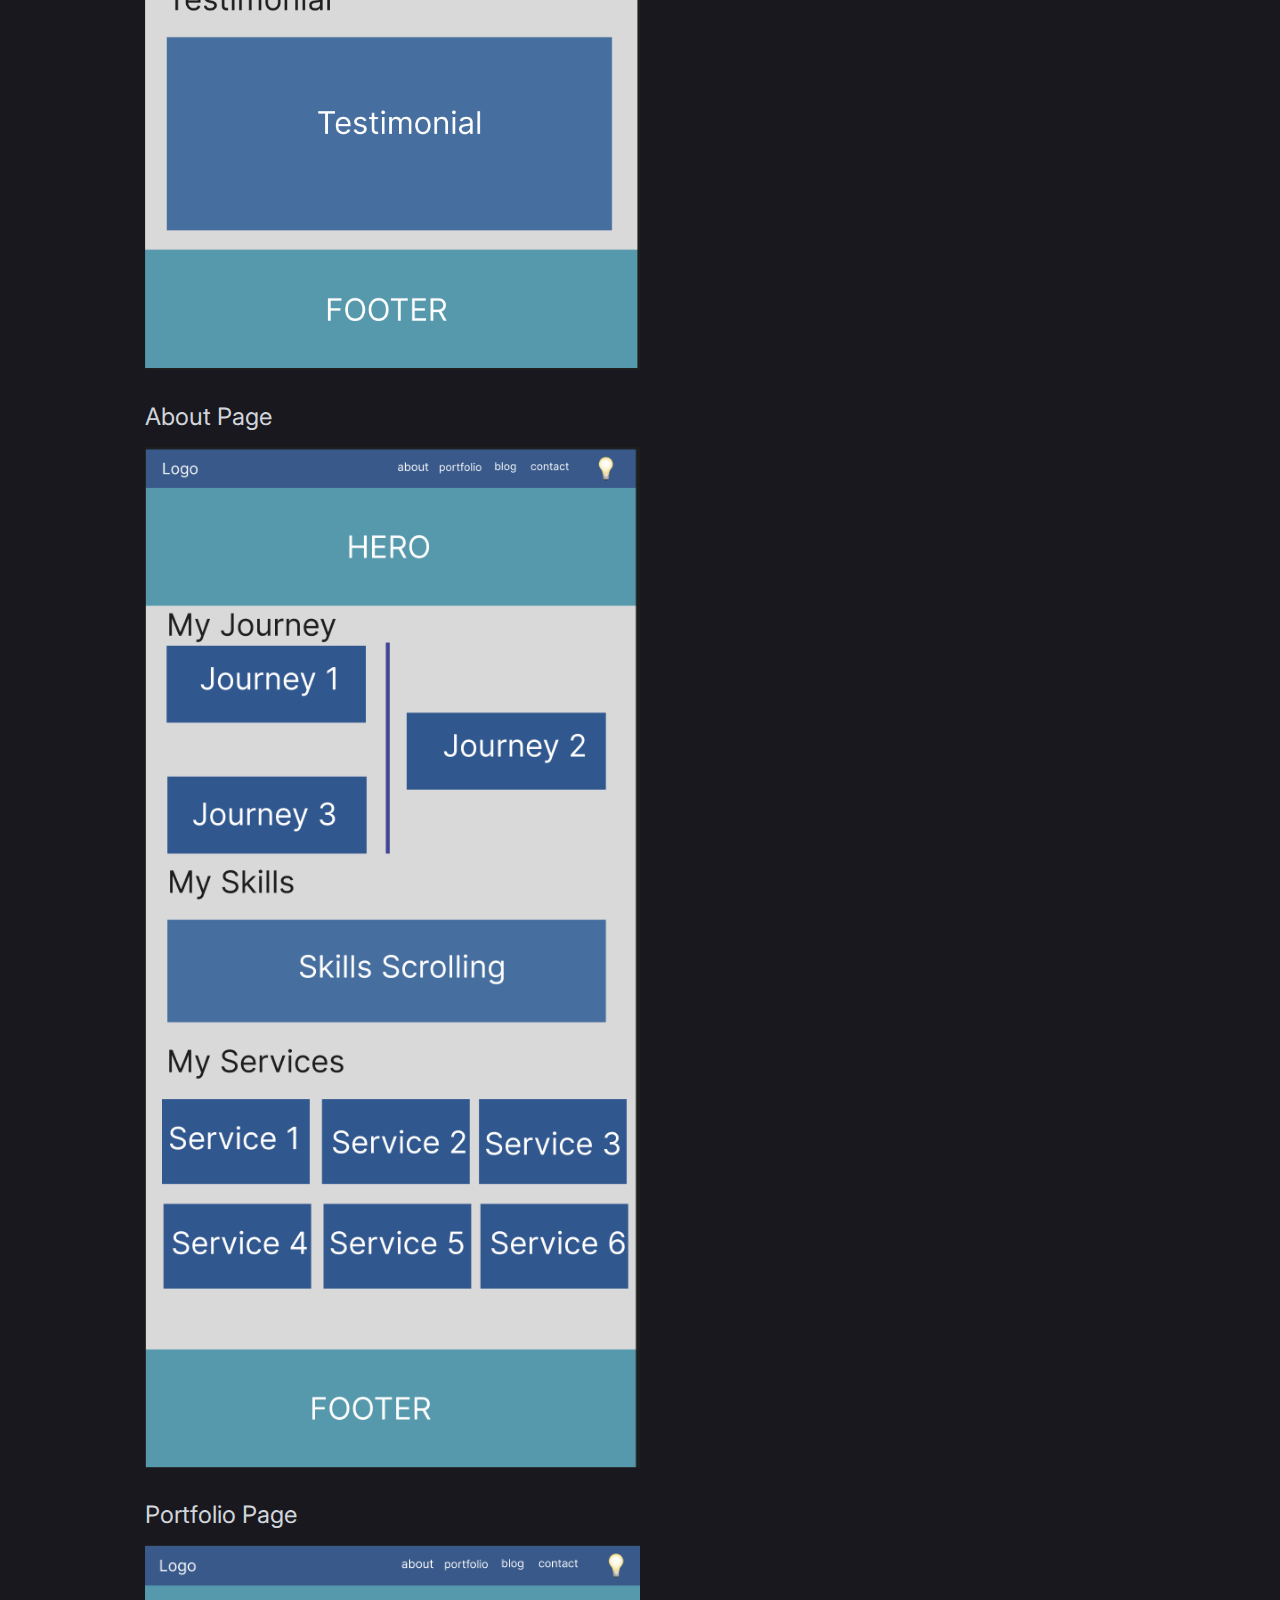
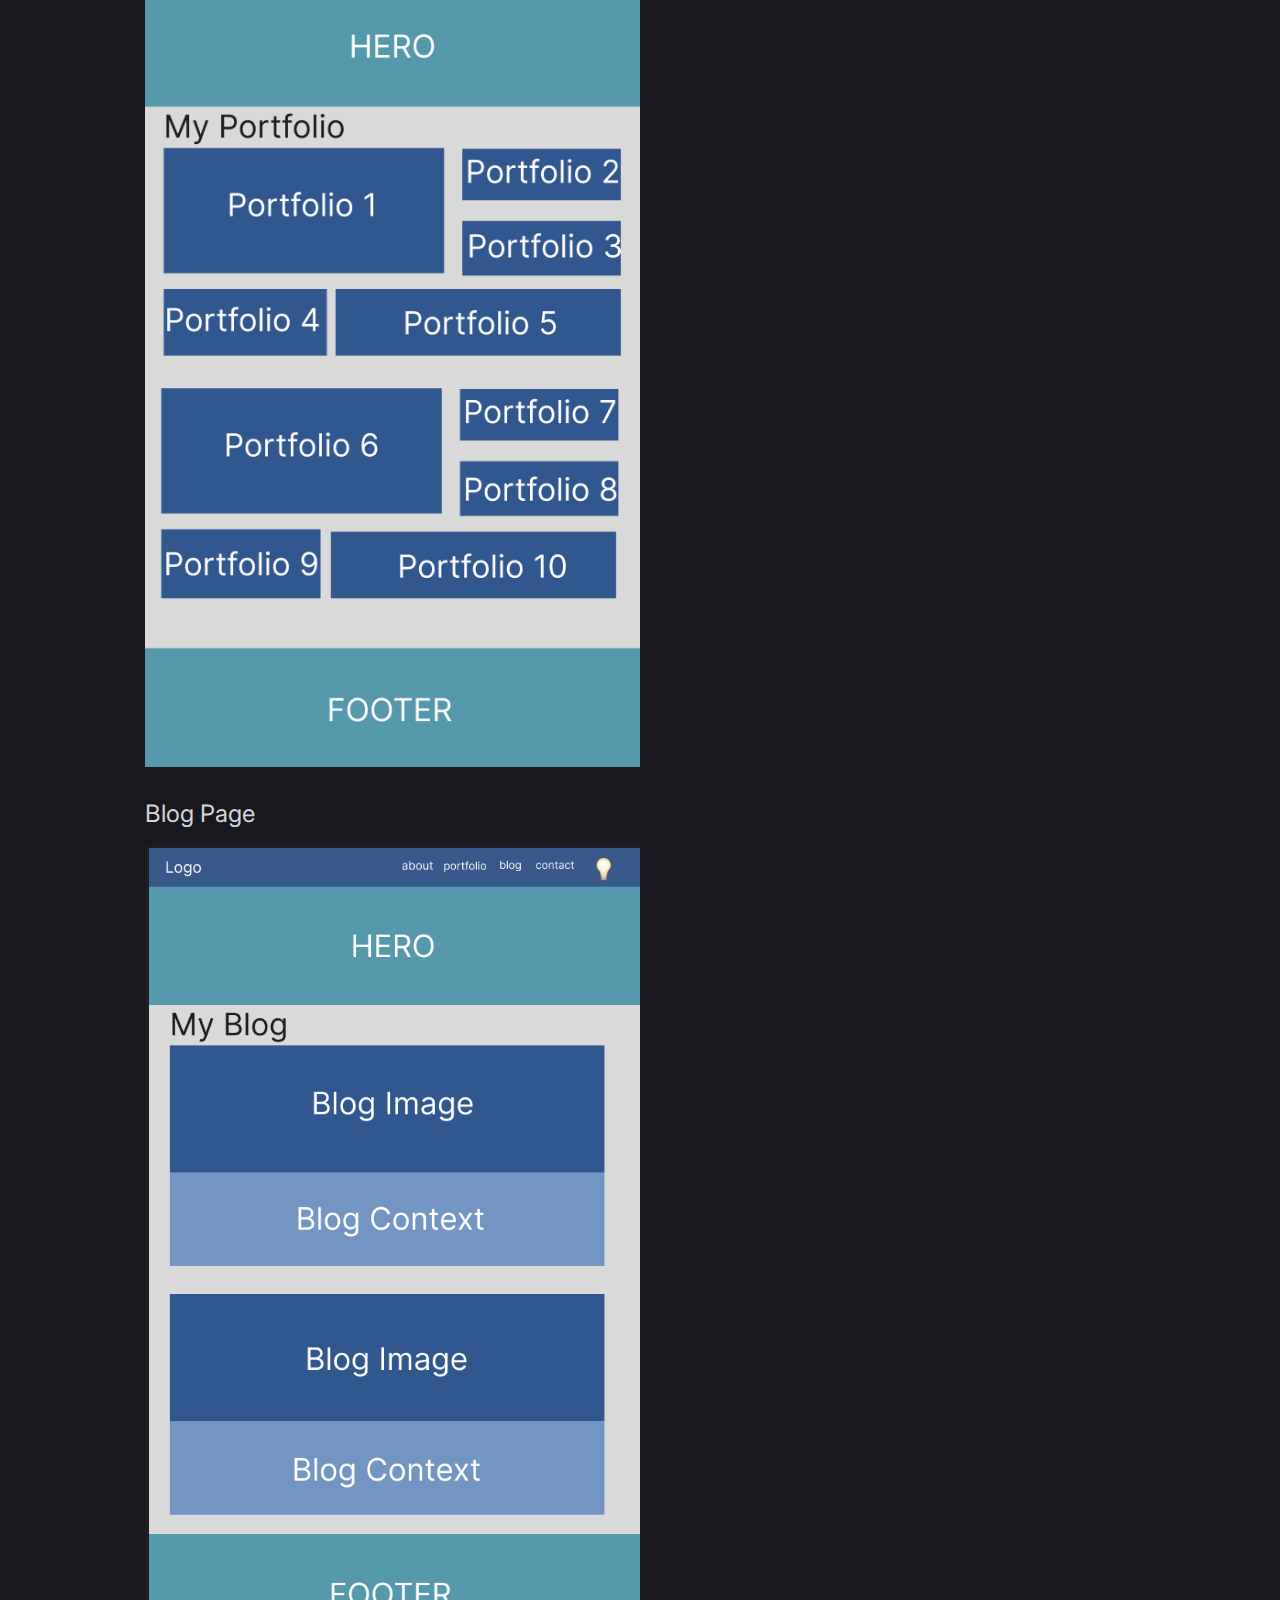
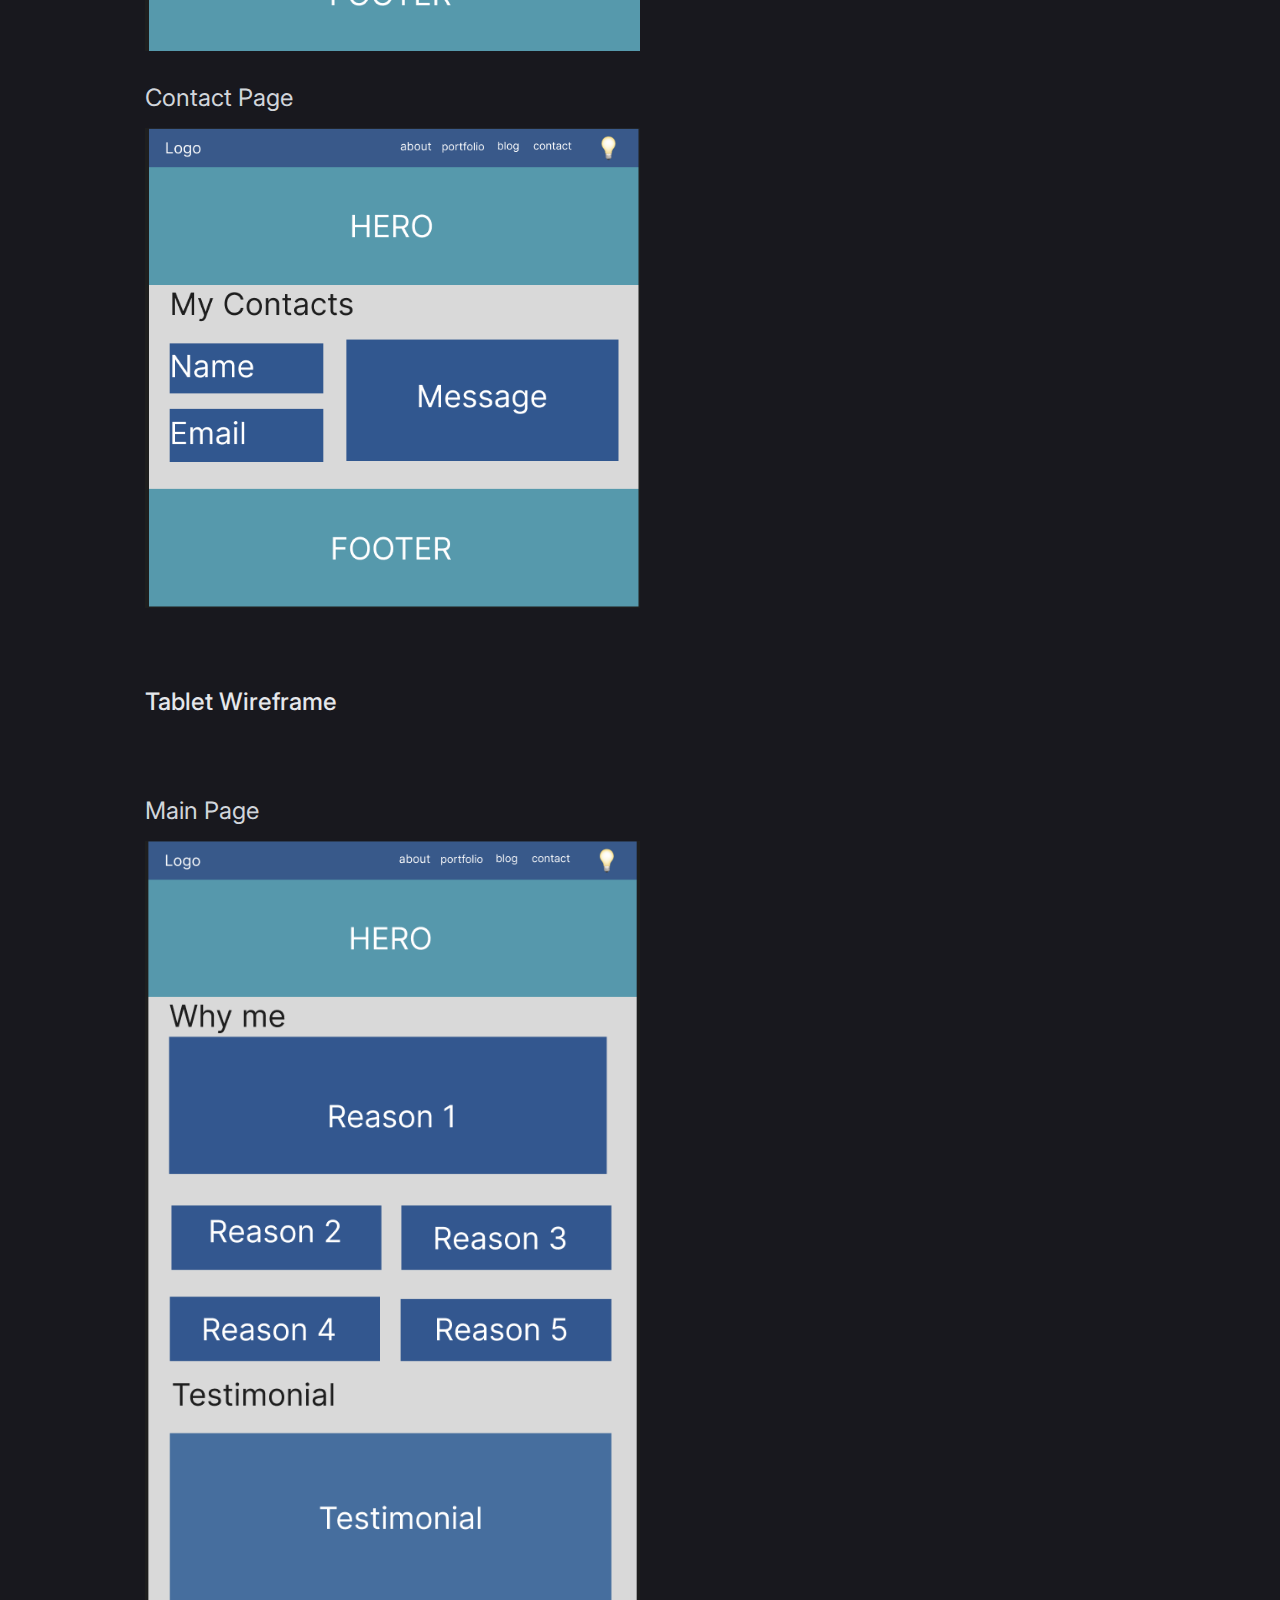
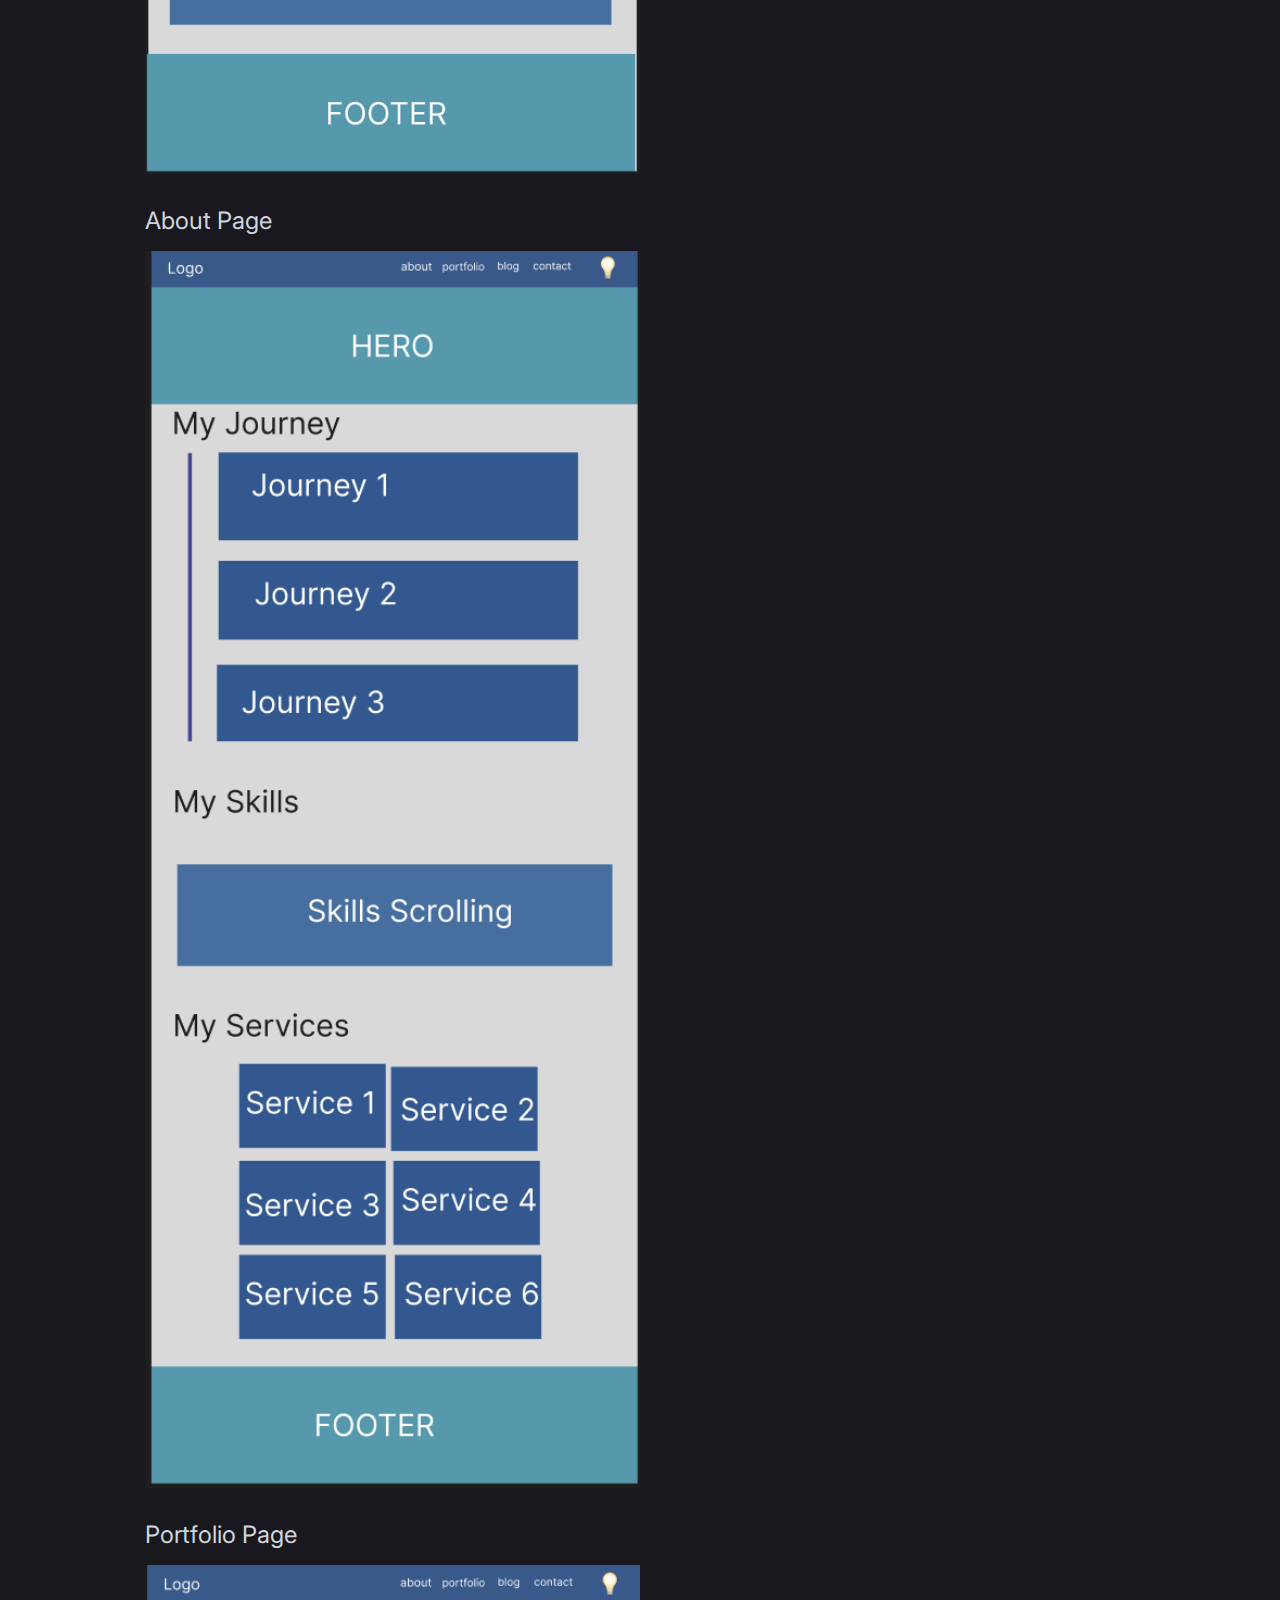
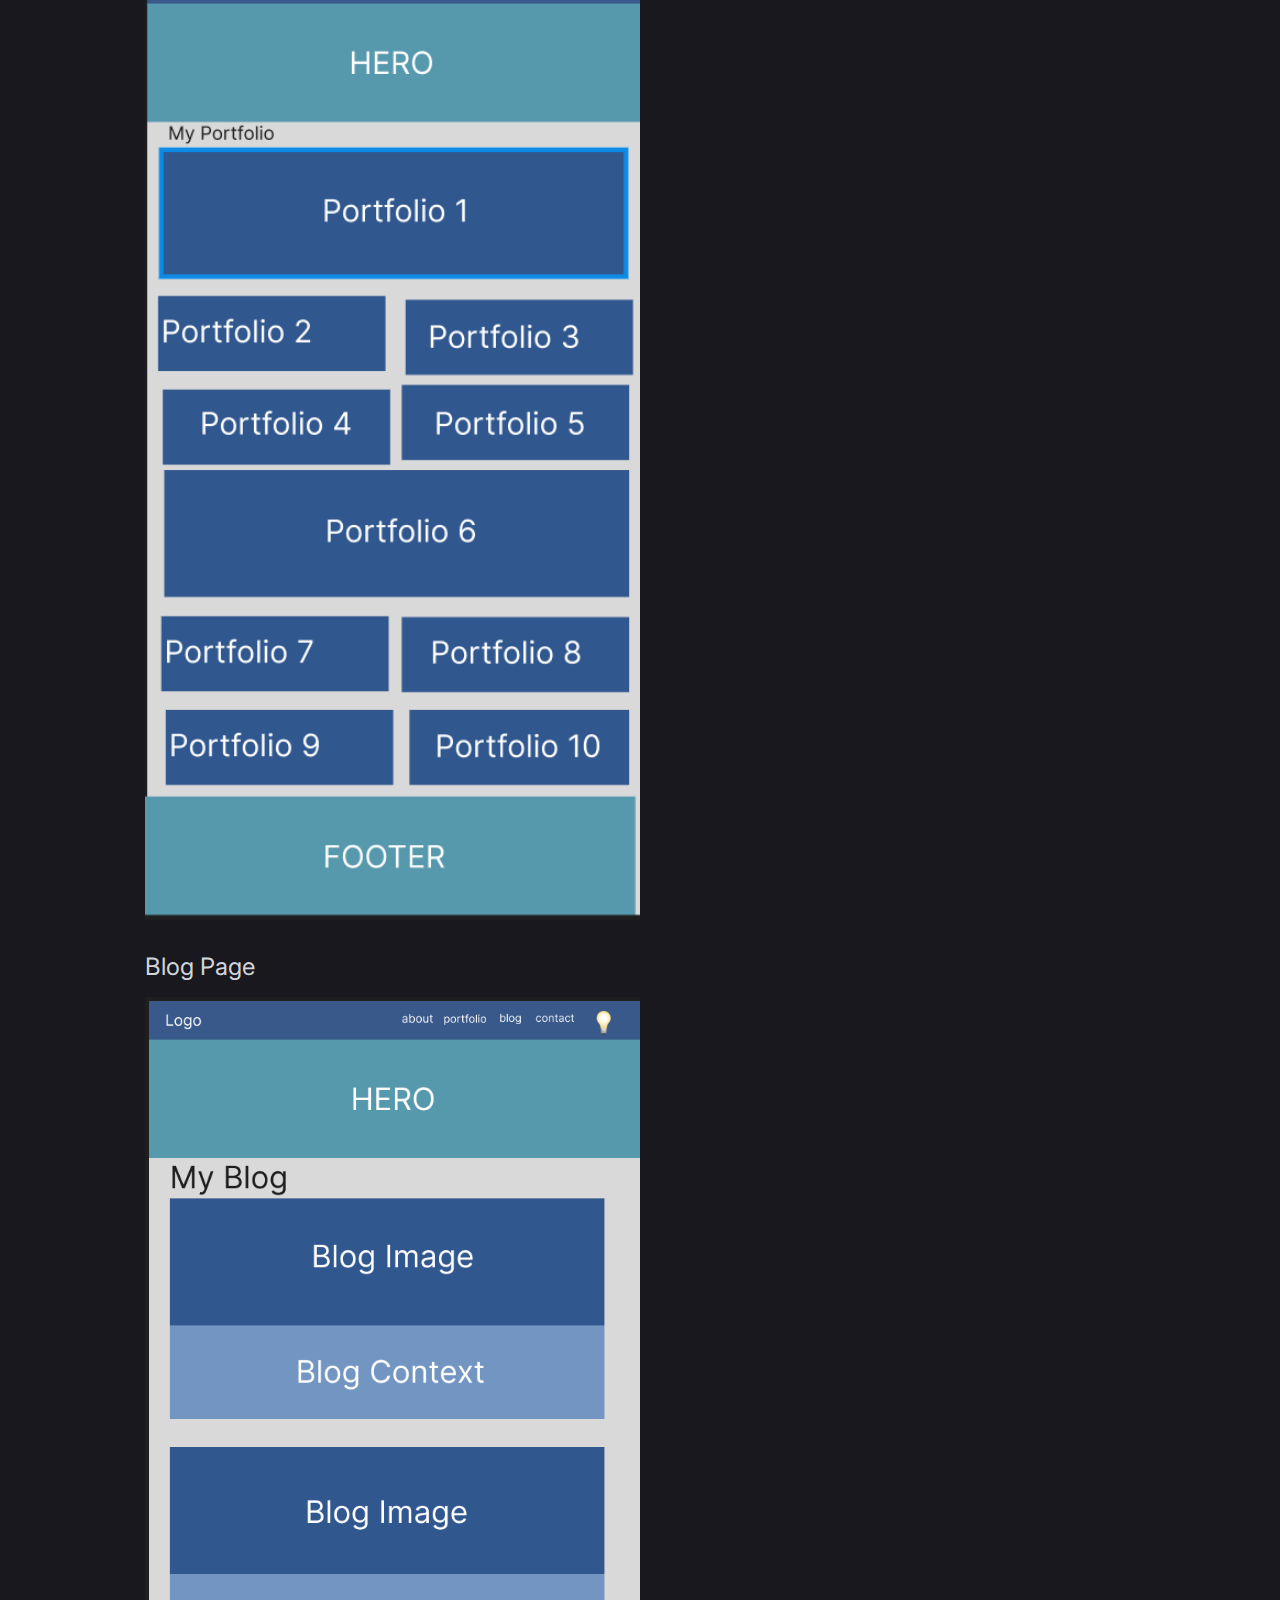
<file: report.html>
<!DOCTYPE html>
<html lang="en">
  <head>
    <meta charset="UTF-8" >
    <meta name="viewport" content="width=device-width, initial-scale=1.0" >

    <!-- Meta Data for the Main page, such as description and author -->
    <meta
      name="keywords"
      content="Keagan, Keagan's Report, Software Developer, Web Developer, AI Engineer, Keagan's journey, Professional Portfolio"
      >
    <meta name="author" content="Keagan" >
    <meta
      name="description"
      content="this is my report for the web development module"
      >

    <!-- Keagan suah report page title -->
    <title>Keagan's Report</title>

    <!-- Box Icons Import -->
    <link
      href="https://unpkg.com/boxicons@2.1.4/css/boxicons.min.css"
      rel="stylesheet"
      >

    <!-- Web Icon -->
    <link rel="icon" sizes="512x512" href="/static/global/icon.png" >

    <!-- Global Styles -->
    <link rel="stylesheet" href="/styles/global/global.css" >
    <link rel="stylesheet" href="/styles/global/navbar.css" >
    <link rel="stylesheet" href="/styles/global/footer.css" >
    <link rel="stylesheet" href="/styles/global/hero.css" >
    <link rel="stylesheet" href="/styles/global/scrollAnimation.css" >

    <!-- Page Styles -->
    <link rel="stylesheet" href="/styles/report/report.css" >
  </head>
  <body>
    <!-- Header and Navigation -->
    <header class="navbar moveDown">
      <!-- Logo -->
      <a href="/" class="logo"> Kea<span>gan</span> </a>

      <!-- Menu icon for small screens -->
      <div class="bx bx-menu" id="menu-bar"></div>

      <!-- Navigation Links -->
      <nav class="navlinks">
        <ul>
          <li><a href="/about.html">About</a></li>
          <li><a href="/portfolio.html">Portfolio</a></li>
          <li><a href="/blog.html">Blog</a></li>
          <li><a href="/contact.html">Contact</a></li>
          <li><a href="/report.html" class="active">Report</a></li>
          <li><i class="bx bxs-bulb" id="theme"></i></li>
        </ul>
      </nav>
    </header>
    <!-- End Header & Nav -->

    <main>
      <article>
        <div class="report_introduction">
          <h1>My Report</h1>
          <h2>By Keagan Suah</h2>
        </div>
        <div class="report_question">
          <h3>
            Introduction: What is the essential story being told by your
            portfolio site? Describe the version of you that it is about. What
            is the audience you are addressing? What type of structure did you
            choose to implement?
          </h3>

          <p>
            The essential story that I am trying to convey with my portfolio
            website is my experience, projects, and programming journey to my
            audiences. I have created a portfolio website before to showcase my
            projects to potential recruiters. But the website that I have
            created previously is based on a standardized template, and is what
            most people normally have. With my current portfolio website, I wish
            to convey that I have a creative side in me to design and animate
            stuff that is out of the norm, while also maintaining
            standardization and professionalism.
          </p>

          <p>
            The content of this project is given to me to create a portfolio
            website about me in the year 2034. I interpreted this question as a
            common question asked in the interview question, “Where do I see
            myself 10 years down the road,” and decided to create a portfolio
            website based on that. This portfolio website is a version of what I
            plan to achieve, as well as where I want to be in the future. This
            means that I will have more skillsets, more hours into programming
            and projects, and most importantly, more experience working in
            reputable companies.
          </p>

          <p>
            The main audience that I wish to address is potential recruiters
            looking to hire me. As my resume alone makes it hard to tell what I
            am capable of doing, I wish to use this portfolio website to
            showcase my ability to create fun and interactive websites, while
            also being able to showcase my other projects, such as machine
            learning and data science. I also want to showcase my programming
            journey, to show what contribution I have made to previous
            employers. While the main audience is recruiters or employers, I
            also cater this website to people who are just curious about who I
            am and what I can do, or people who are just starting programming. I
            wish to inspire them by showing my ability and past work.
          </p>

          <p>
            The structure of my site is a linked structure, where one page
            cross-links to one another. When the audience first visits my
            website, they will be greeted with my hero section on my home page,
            which is visually appealing and interactive, as it features a
            parallax scrolling, just to add some fun to my website. It will then
            provide a summary about me to indicate why recruiters should choose
            me, as well as my testimonials. Depending on what the audience
            clicks, they will be brought to either my portfolio page or the
            about me page. The About Me page shows my journey, which includes my
            experience and education. Below are the skills I have learned, such
            as frameworks or programming languages, and the services that I am
            capable of.
          </p>

          <p>
            My portfolio page shows the featured projects I have done, and
            audiences can click on them to get more information. The information
            will be presented in a pop-up. Through the nav link, audiences are
            then able to navigate to my blog page, which shows how I keep
            updated on technology. If the audience is interested based on what I
            did, they can contact me through the Contact Me page, which provides
            all my social media, my resume, my email, or just message me through
            the website.
          </p>
        </div>
        <div class="report_question">
          <h3>
            Inspiration: State 3 relevant professional portfolio sites (not
            advice articles or templates) that have inspired you when creating
            your website. Say what you have learned from them.
          </h3>

          <p>
            I spend a lot of time researching another professional website that
            offers interactive animations as well as eye-catching designs to
            attract audiences. I managed to find three websites that I liked the
            best, as they provide cool animation and unique design.
          </p>

          <p>
            <a href="https://www.adhamdannaway.com/contact."
              >Adhamdannaway Website</a
            >
            My website is heavily inspired by his hero section on each page. I
            think it’s a very clean and unique design and it is capable of
            attracting the audience’s attention. I also like the way he
            structures his contact Me, and blog page, as it is very structured
            and well-presented
          </p>

          <p>
            <a href="https://www.codewonders.dev/projects"
              >Codewonders Website</a
            >
            inspired my portfolio page, as I knew I wanted to create something
            using the 2024 web trend bento box UI, and his website was able to
            do that. I also like how the project will show more details when
            clicked, similar to how I did the pop-up
          </p>

          <p>
            <a href="https://tamalsen.dev/">Tamalsen Website</a> is another that
            inspired my portfolio page, I like the way he presented in a fun
            bento box UI, but also how each project card is clean, showing only
            the title as well as the topic. Another cool feature is that the
            topic will change to a “show project” text when you hover over it,
            offering interactivity for the audience.
          </p>
        </div>
        <div class="report_question">
          <h3>
            Accessibility: State 3 ways in which your site is accessible to
            those with different abilities and needs (for example those with
            visual impairment)
          </h3>

          <p>
            The first accessibility feature I implemented is a flexible layout
            and adaptable viewport. To ensure the site is accessible across
            different devices and screen sizes, I designed it to fluidly adapt
            to three main viewports: desktop, tablet, and mobile. Instead of
            relying on fixed pixel sizes, I used flexible CSS units like
            percentages, vw (viewport width), and vh (viewport height), allowing
            the site to scale appropriately for different screen sizes. This
            flexibility is particularly helpful for users who depend on screen
            magnifiers or use devices with various resolutions.
          </p>

          <p>
            The second accessibility feature I implemented is enhanced screen
            reader support through semantic HTML. I applied accessibility best
            practices, such as including descriptive alt attributes for all
            images and using appropriate ARIA (Accessible Rich Internet
            Applications) labels, to ensure key elements are accessible to
            screen readers. To improve navigability for users with visual
            impairments, I used semantic HTML elements like header, main, nav,
            and article, rather than generic div tags. This approach not only
            makes the content easier for screen readers to interpret but also
            improves the overall structure, making it simpler for users with
            disabilities to understand and navigate the site.
          </p>

          <p>
            The third accessibility feature is keyboard accessibility and focus
            states. Recognising the needs of users with physical disabilities, I
            made sure the website is fully navigable using only a keyboard. The
            "tab" key can be used to move through interactive elements such as
            links, buttons, and forms, ensuring the site is accessible for those
            unable to use a mouse. Additionally, I implemented a focus state
            indicator similar to the hover effect. This provides visual
            feedback, highlighting the currently selected element when
            navigating via keyboard, offering a clear visual cue that enhances
            usability for everyone, particularly those with motor disabilities.
            The focus state helps maintain a consistent user experience and
            makes the site more intuitive for keyboard-only users.
          </p>
        </div>

        <div class="report_question">
          <h3>
            Usability: State 3 ways in which you considered the usability of
            your site.
          </h3>

          <p>
            The first usability feature I focused on is responsive and intuitive
            navigation with a hamburger menu. I prioritised usability by
            designing a simple, efficient navigation system that adjusts to
            different devices. On desktop, users see a traditional top
            navigation bar, making all sections of the site easily accessible.
            For smaller viewports, like mobile devices, I implemented a
            hamburger menu, allowing users to access navigation through a flyout
            menu. This keeps the interface clutter-free while ensuring ease of
            use. The transition from a desktop navigation bar to a
            mobile-friendly hamburger menu is managed with JavaScript, providing
            a seamless and intuitive experience across all screen sizes. This
            design ensures users can navigate smoothly, regardless of the device
            they’re using.
          </p>
          <p>
            The second usability feature I considered is a high-contrast colour
            scheme for improved readability. To deliver a user-friendly
            experience, I carefully selected the colour scheme and contrast
            throughout the site. I chose three main colours and adjusted their
            brightness levels to distinguish important content from less
            important elements. This high-contrast colour palette enhances
            readability, especially for users with visual impairments or those
            viewing the site in less-than-ideal lighting conditions. By
            consistently applying these colours, I was able to create a visually
            appealing and functional design that balances both usability and
            accessibility. This ensures that text and key elements are clear and
            easy to understand, making the site more intuitive for a wide range
            of users.
          </p>
          <p>
            The third usability feature I incorporated is light and dark mode
            for a personalised user experience. Another key feature I
            implemented is the option for users to toggle between light and dark
            modes. This choice is easily accessible via a button at the top of
            the page, enabling users to select their preferred mode based on
            their environment or comfort. I thoroughly tested both modes across
            all pages to ensure a consistently positive experience.
            Additionally, I used localStorage to remember the user’s preferred
            mode, so they don't have to reset it every time they visit a new
            page. This provides a more personalised and convenient browsing
            experience, especially for users who frequently switch between light
            and dark environments.
          </p>
        </div>

        <div class="report_question">
          <h3>
            State 3 things you had to learn or find out to create your site. How
            did you achieve that?
          </h3>

          <p>
            The first thing I had to learn was how to implement dynamic content
            loading. At first, I struggled with understanding how to update
            content on the fly without reloading the entire page. I explored
            JavaScript’s DOM manipulation features, and after going through
            several tutorials and documentation, I learned to use functions like
            querySelector and getElementsByTagName to access and update HTML
            elements dynamically. By experimenting with these methods, I was
            able to create a modal that displays different project titles,
            images, and descriptions based on the portfolio card clicked. This
            allowed me to create a more interactive and user-friendly experience
            for my site.
          </p>

          <p>
            The second thing I learned was how to manage multiple event
            listeners in a clean and efficient way. As I added interactivity to
            my site, such as opening a modal when a card is clicked or closing
            it by clicking on various elements, I realised I needed a way to
            handle multiple event listeners without cluttering my code. I took
            the time to study event delegation, learning how it could reduce the
            number of event listeners while still providing the desired
            functionality. I practised by writing JavaScript functions that
            responded to various user actions (like clicking the overlay, close
            buttons, or portfolio cards). With the help of online resources and
            some trial and error, I became comfortable working with events and
            creating modular, scalable code.
          </p>

          <p>
            The third challenge I faced was mastering CSS class manipulation to
            manage UI states. I wanted to control when elements like modals or
            overlays would appear and disappear smoothly. To achieve this, I
            learned to dynamically add and remove CSS classes using JavaScript.
            I read articles and watched tutorials that explained how combining
            CSS animations with JavaScript could enhance the user experience.
            After multiple iterations, I managed to create a seamless modal
            opening and closing effect by toggling the “active” class based on
            user actions. This not only improved the visual aesthetics of the
            site but also made the code more maintainable.
          </p>
        </div>

        <div class="report_question">
          <h3>
            Evaluation I: What aspects of your work do you think were
            particularly successful? Why?
          </h3>

          <p>
            I am particularly proud of the parallax scrolling effect I
            implemented on the main page of my website. This feature stands out
            as a success for several reasons. Firstly, the motion dynamics of
            the image objects, which move in response to the user’s scrolling,
            are smooth and consistent across all viewport sizes. This
            responsiveness ensures a seamless experience regardless of the
            device used, which was one of my main goals.
          </p>

          <p>
            At first, the idea of implementing parallax scrolling felt quite
            daunting. Most of the tutorials I found used preset images with
            backgrounds removed to layer the images effectively and create the
            desired depth. The complexity shown in these tutorials made me
            apprehensive about whether I could replicate such an effect
            successfully.
          </p>

          <p>
            However, as I followed a step-by-step YouTube tutorial, I realised
            that the process was more approachable than I had anticipated.
            Encouraged by this, I went beyond the basic vertical movements
            suggested in the tutorial, incorporating rotations and horizontal
            shifts of the image objects to add complexity and enhance the appeal
            of the effect.
          </p>
          <p>
            In the end, I customised the parallax scrolling to reflect personal
            elements, choosing images that resonate with my identity as a proud
            Singaporean and modifying them to fit the theme. The success of this
            feature lies not only in its technical execution but also in how it
            personalises the user experience, maintaining a thematic consistency
            that aligns with the overall design ethos of the site. The positive
            feedback I received confirmed its impact, making it one of the
            highlights of my web development project.
          </p>
        </div>
        <div class="report_question">
          <h3>
            Evaluation II: What aspects of your work could be improved? How
            might you do things differently another time?
          </h3>

          <p>
            One aspect of my work that I believe could be improved is the pop-up
            effect on my portfolio page. Inspired by the sleek and minimalistic
            pop-ups found on the Apple website, I aimed to replicate their clean
            design and intuitive user experience, particularly the way they
            handle overflowing content. On Apple’s site, when the content within
            a pop-up exceeds the available space, users can scroll down, and the
            entire pop-up moves smoothly to reveal more information.
          </p>

          <p>
            However, in my implementation, I was unable to achieve the same
            effect. Instead of the pop-up moving in response to scrolling, I
            opted for a simpler solution where the content within the pop-up is
            scrollable within a fixed frame. While this approach works
            functionally and maintains a clean design, I feel it lacks the
            fluidity and polish of Apple’s interaction model, where the entire
            pop-up moves as the user scrolls, creating a more seamless
            experience.
          </p>
          <p>
            The main challenge I faced was managing content overflow. Although
            the scrollable pop-up I created is a practical solution, it doesn’t
            quite match the refined user experience I had envisioned. In the
            future, I plan to research and experiment with advanced JavaScript
            techniques, such as manipulating the viewport’s scroll event or
            using CSS animations, to create a more dynamic pop-up movement.
          </p>
          <p>
            Given more time or another opportunity, I would focus on learning
            how to implement this type of scrollable, moving pop-up. This might
            involve a deeper exploration of JavaScript event listeners or CSS
            properties like position: sticky and transform, which could help me
            achieve an effect similar to what Apple has done. By refining this
            feature, I can bring my design closer to the high standard of
            interactivity and user experience that I admire in professional
            websites.
          </p>
        </div>

        <div class="report_question">
          <h3>
            Resources: What resources did you use in your work? List any sources
            of information, libraries, plugins, code or tools (you should also
            indicate inclusions from other sources within your code using
            comments)
          </h3>

          <ul>
            <li>
              <p>
                <a
                  href="https://jigsaw.w3.org/css-validator/"
                  target="_blank"
                  rel="noopener noreferrer"
                  >W3C CSS Validation Service</a
                >
                Automated CSS validity checker for the website.
              </p>
            </li>
            <li>
              <p>
                <a
                  href="https://validator.w3.org/"
                  target="_blank"
                  rel="noopener noreferrer"
                  >W3C Markup Validation Service</a
                >
                Automated accessibility and validity checker for the website.
              </p>
            </li>
            <li>
              <p>
                <a
                  href="https://tamalsen.dev/"
                  target="_blank"
                  rel="noopener noreferrer"
                  >Tamalsen Portfolio Website</a
                >
                Tamalsen portfolio website, where I get the inspiration for the
                portfolio page
              </p>
            </li>
            <li>
              <p>
                <a
                  href="https://www.codewonders.dev/projects"
                  target="_blank"
                  rel="noopener noreferrer"
                  >codewonders Portfolio Website</a
                >
                codewonders portfolio website, where I get the inspiration for
                the portfolio page
              </p>
            </li>
            <li>
              <p>
                <a
                  href="https://www.adhamdannaway.com/contact"
                  target="_blank"
                  rel="noopener noreferrer"
                  >adhamdannaway Portfolio Website</a
                >
                adhamdannaway portfolio website, where I get the inspiration for
                the hero section and blog page
              </p>
            </li>
            <li>
              <p>
                <a
                  href="https://www.semrush.com/blog/semantic-html5-guide/"
                  target="_blank"
                  rel="noopener noreferrer"
                  >Semantic HTML guide</a
                >
                Documentation for all things related to semantic HTML guide
              </p>
            </li>
            <li>
              <p>
                <a
                  href="https://www.freecodecamp.org/news/how-to-use-html-to-open-link-in-new-tab/"
                  target="_blank"
                  rel="noopener noreferrer"
                  >How to Use HTML to Open a Link in a New Tab</a
                >
                Documentation for all things related to opening a new table when
                link is clicked in html
              </p>
            </li>
            <li>
              <p>
                <a
                  href="https://dribbble.com/shots/popular/web-design"
                  target="_blank"
                  rel="noopener noreferrer"
                  >Trending web & landing page designs</a
                >
                Documentation for trending web and landing page design
              </p>
            </li>
            <li>
              <p>
                <a
                  href="https://www.freecodecamp.org/news/web-accessibility-best-practices/"
                  target="_blank"
                  rel="noopener noreferrer"
                  >Web Accessibility Best Practices</a
                >
                Documentation for web accessibility best practices
              </p>
            </li>
          </ul>
        </div>

        <div class="report_question">
          <h3>Appendices: Site map (if useful), wireframes and mock-ups</h3>
          <h3>Site Map</h3>
          <figure>
            <img
              src="/static/report/sitemap.png"
              alt="sitemap for entire website"
              >
          </figure>

          <h3>Laptop Wireframe</h3>
          <h4>Main Page</h4>
          <figure>
            <img
              src="/static/report/wireframe/main_laptop.png"
              alt="main page wireframe for laptop"
              >
          </figure>
          <h4>About Page</h4>
          <figure>
            <img
              src="/static/report/wireframe/about_laptop.png"
              alt="about page wireframe for laptop"
              >
          </figure>
          <h4>Portfolio Page</h4>
          <figure>
            <img
              src="/static/report/wireframe/portfolio_laptop.png"
              alt="portfolio page wireframe for laptop"
              >
          </figure>
          <h4>Blog Page</h4>
          <figure>
            <img
              src="/static/report/wireframe/blog_laptop.png"
              alt="blog page wireframe for laptop"
              >
          </figure>
          <h4>Contact Page</h4>
          <figure>
            <img
              src="/static/report/wireframe/contact_laptop.png"
              alt="contact page wireframe for laptop"
              >
          </figure>

          <h3>Tablet Wireframe</h3>
          <h4>Main Page</h4>
          <figure>
            <img
              src="/static/report/wireframe/main_tablet.png"
              alt="main page wireframe for tablet"
              >
          </figure>
          <h4>About Page</h4>
          <figure>
            <img
              src="/static/report/wireframe/about_tablet.png"
              alt="about page wireframe for tablet"
              >
          </figure>
          <h4>Portfolio Page</h4>
          <figure>
            <img
              src="/static/report/wireframe/portfolio_tablet.png"
              alt="portfolio page wireframe for tablet"
              >
          </figure>
          <h4>Blog Page</h4>
          <figure>
            <img
              src="/static/report/wireframe/blog_tablet.png"
              alt="blog page wireframe for tablet"
              >
          </figure>
          <h4>Contact Page</h4>
          <figure>
            <img
              src="/static/report/wireframe/contact_tablet.png"
              alt="contact page wireframe for tablet"
              >
          </figure>

          <h3>Phone Wireframe</h3>
          <h4>Main Page</h4>
          <figure>
            <img
              src="/static/report/wireframe/main_phone.png"
              alt="main page wireframe for phone"
              >
          </figure>
          <h4>About Page</h4>
          <figure>
            <img
              src="/static/report/wireframe/about_phone.png"
              alt="about page wireframe for phone"
              >
          </figure>
          <h4>Portfolio Page</h4>
          <figure>
            <img
              src="/static/report/wireframe/portfolio_phone.png"
              alt="portfolio page wireframe for phone"
              >
          </figure>
          <h4>Blog Page</h4>
          <figure>
            <img
              src="/static/report/wireframe/blog_phone.png"
              alt="blog page wireframe for phone"
              >
          </figure>
          <h4>Contact Page</h4>
          <figure>
            <img
              src="/static/report/wireframe/contact_phone.png"
              alt="contact page wireframe for phone"
              >
          </figure>
        </div>
      </article>
    </main>

    <!-- Start Footer, the footer consist of the logo, other hyperlinks to different parts of the website, social media icons hyperlinks, and terms and condition -->
    <footer>
      <section class="footer-container">
        <!-- Top Portion Of Footer -->
        <div class="footer-top">
          <!-- Top-Left Portion of Footer to hold Logo -->
          <a href="/" class="logo"> kea<span>gan</span> </a>

          <!-- Top-Right Side to hold other links -->
          <div class="footer-top-section">
            <div class="footer-top-links">
              <!-- Title of Links Column -->
              <h6>Quicklinks</h6>
              <!-- Columns Links -->
              <nav>
                <ul>
                  <li><a href="/index.html">Home</a></li>
                  <li><a href="/about.html">About</a></li>
                  <li><a href="/portfolio.html">Portfolio</a></li>
                  <li><a href="/blog.html">Blog</a></li>
                  <li><a href="/contact.html">Contact</a></li>
                </ul>
              </nav>
            </div>
            <div class="footer-top-links">
              <!-- Title of Links Column -->
              <h6>About Me</h6>
              <!-- Columns Links -->
              <nav>
                <ul>
                  <li><a href="/about.html">My Journey</a></li>
                  <li><a href="/index.html">Testimonial</a></li>
                  <li><a href="/portfolio.html">My Work</a></li>
                  <li><a href="/report.html">Report</a></li>
                </ul>
              </nav>
            </div>
          </div>
        </div>

        <!-- Bottom Portion Of Footer -->
        <div class="footer-bottom">
          <!-- Bottom-Left portion to hold Social Media Icons -->
          <ul class="social-media-links">
            <li>
              <a
                href="https://sg.linkedin.com/in/keagan-suah"
                target="_blank"
                rel="noopener noreferrer"
                ><i class="bx bxl-linkedin"></i
              ></a>
            </li>
            <li>
              <a
                href="https://www.instagram.com/keagan_suah/?igsh=aXdhbWhtOG81djkz"
                target="_blank"
                rel="noopener noreferrer"
                ><i class="bx bxl-instagram"></i
              ></a>
            </li>
            <li>
              <a
                href="https://www.facebook.com/profile.php?id=100005976436275&mibextid=LQQJ4d"
                target="_blank"
                rel="noopener noreferrer"
                ><i class="bx bxl-facebook"></i
              ></a>
            </li>
            <li>
              <a
                href="https://github.com/KeaganSuah"
                target="_blank"
                rel="noopener noreferrer"
                ><i class="bx bxl-github"></i
              ></a>
            </li>
          </ul>

          <!-- Bottom-Right to hold policy, terms & condition and copyright -->
          <ul class="footer-bottom-section">
            <li><h6>Copyright © 2024, Keagan Suah</h6></li>
          </ul>
        </div>
      </section>
    </footer>
    <!-- End Footer -->

    <!-- Javascripts Scripts -->
    <script src="/scripts/global/navbar.js"></script>
    <script src="/scripts/global/glow.js"></script>
    <script src="/scripts/global/changeMode.js"></script>
    <script src="/scripts/global/scrollAnimation.js"></script>

    <!-- Preset Theme -->
    <script src="/scripts/global/presetTheme.js"></script>
  </body>
</html>
</file>
<file: styles/global/global.css>
/************** Global style **************/
/*
  import the fonts used by the website
  These were downloaded at https://fonts.google.com/
*/

@import url("https://fonts.googleapis.com/css2?family=Inter:wght@100..900&display=swap");

@import url("https://fonts.googleapis.com/css2?family=Inter:wght@100..900&family=JetBrains+Mono:ital,wght@0,100..800;1,100..800&display=swap");

/* Variables for background and text */
:root {
  --gray-100: 243, 244, 246;
  --gray-200: 229, 231, 235;
  --gray-300: 209, 213, 219;
  --gray-400: 156, 163, 175;
  --gray-500: 107, 114, 128;
  --gray-600: 75, 85, 99;
  --gray-700: 55, 65, 81;
  --gray-800: 31, 36, 45;
  --gray-900: 24, 24, 30;

  --blue-100: 219, 234, 254;
  --blue-200: 191, 219, 254;
  --blue-300: 147, 197, 253;
  --blue-400: 96, 165, 250;
  --blue-500: 59, 130, 246;
  --blue-600: 37, 99, 235;
  --blue-700: 29, 78, 216;
  --blue-800: 30, 64, 175;
  --blue-900: 30, 58, 138;

  /* Font Styles */
  --font-size-xs: 0.75rem;
  --font-size-s: 0.875rem;
  --font-size-m: 1rem;
  --font-size-l: 1.125rem;
  --font-size-xl: 1.25rem;
  --font-size-2xl: 1.5rem;
  --font-size-3xl: 1.875rem;
  --font-size-4xl: 2.25rem;
  --font-size-5xl: 3rem;
  --font-size-6xl: 3.75rem;
  --font-size-7xl: 4.5rem;
  --font-size-8xl: 6rem;

  --line-height-2xs: 0.875rem;
  --line-height-xs: 1rem;
  --line-height-s: 1.25rem;
  --line-height-m: 1.5rem;
  --line-height-l: 1.75rem;
  --line-height-xl: 1.75rem;
  --line-height-2xl: 2rem;
  --line-height-3xl: 2.25rem;
  --line-height-4xl: 2.5rem;

  --font-inter: "Inter", sans-serif;
  --font-mono: "JetBrains Mono", monospace;
}

/* update the root variables for light mode */
.light_theme {
  --gray-1000: 253, 254, 256;
  --gray-900: 243, 244, 246;
  --gray-800: 229, 231, 235;
  --gray-700: 209, 213, 219;
  --gray-600: 156, 163, 175;
  --gray-500: 107, 114, 128;
  --gray-400: 75, 85, 99;
  --gray-300: 55, 65, 81;
  --gray-200: 31, 36, 45;
  --gray-100: 24, 24, 30;
}

/* This does a CSS resets to set default values to 0 */
* {
  margin: 0;
  padding: 0;
  box-sizing: border-box;
  scroll-behavior: smooth;
  font-family: var(--font-inter);
}

/* Excess content is hidden to remove horizontal scroll bar */
html {
  overflow-x: hidden;
  scroll-behavior: smooth;
}

/* set main properties of the article section */
article {
  padding: 1rem 5% 0;
  background: rgb(var(--gray-900));
  height: auto;
}

/* set the main colour of the body background */
body {
  background-color: rgb(var(--gray-900));
}

/* heading for each section */
.section_title {
  padding: 4rem 1rem;
  font-weight: 600;
  color: rgb(var(--gray-200));
  font-size: var(--font-size-6xl);
}

/* for phone and smaller devices */
@media (max-width: 500px) {
  /* heading for each section */
  .section_title {
    font-size: var(--font-size-4xl);
  }
}
</file>
<file: styles/global/navbar.css>
/************** Navigation Bar **************/

/* Design of the navigation bar */
.navbar {
  position: fixed;
  top: 0%;
  left: 0%;
  width: 100%;
  padding: 0.8rem 3%;
  background: transparent;
  display: flex;
  justify-content: space-between;
  align-items: center;
  transition: 0.5s ease-out;
  z-index: 3;
}

/* Navbar after the webpage is scrolled */
.navbar.sticky {
  background: rgb(var(--gray-800));
}

/* Logo text link removing line below */
.logo {
  text-decoration: none;
  color: rgb(var(--gray-100));
  text-transform: capitalize;
  font-size: var(--font-size-3xl);
  position: relative;
  transition: 0.5s ease;
}

/* The other half of the logo in different colour */
.logo span {
  color: rgb(var(--blue-400));
  font-weight: 600;
  transition: 0.5s ease;
}

/* draw line under the logo when hovered, focused or clicked */
.logo::after {
  content: "";
  width: 0;
  height: 3px;
  background: rgb(var(--gray-100));
  position: absolute;
  left: 0;
  bottom: -6px;
  transition: 0.4s ease-out;
}

.logo:hover::after,
.logo:focus::after,
.logo.active::after {
  width: 100%;
}

/* Change the colour of the logo to indicate hovered */
.logo:hover,
.logo:focus {
  color: rgb(var(--gray-400));
}

.logo:hover span,
.logo:focus span {
  color: rgb(var(--blue-600));
}

/* flex container for links on the left */
.navlinks {
  display: flex;
  align-items: center;
  justify-content: space-between;
  flex-wrap: wrap;
}

/* Individual links list in navlink container */
.navlinks ul li {
  display: inline-block;
  list-style: none;
  margin: 10px 20px;
}

/* Individual link in links list */
.navlinks ul li a {
  text-decoration: none;
  color: rgb(var(--gray-400));
  transition: 0.5s ease;
  position: relative;
}

/* Individual link in links list hover effect */
.navlinks ul li a:hover,
.navlinks ul li a:focus,
.navlinks ul li a.active {
  color: rgb(var(--gray-100));
}

/* Individual link in links list hover effect for line below */
.navlinks ul li a::after {
  content: "";
  width: 0;
  height: 3px;
  background: rgb(var(--gray-100));
  position: absolute;
  left: 0;
  bottom: -6px;
  transition: 0.4s ease-out;
}

.navlinks ul li a:hover::after,
.navlinks ul li a:focus::after,
.navlinks ul li a.active::after {
  width: 100%;
}

/* button to change colour theme */
#theme {
  color: rgb(var(--gray-300));
  font-size: var(--font-size-xl);
  padding: 0.5rem;
  border-radius: 50%;
  background: rgb(var(--gray-800));
  cursor: pointer;
  transition: 0.5s ease-in;
}

/* button to change colour theme hover effect */
#theme:hover {
  color: rgb(var(--gray-100));
  background: rgb(var(--gray-600));
}

/* Design and size of the menu bar icon for reponsiveness, currently invisible */
#menu-bar {
  position: relative;
  cursor: pointer;
  display: none;
  color: rgb(var(--gray-100));
  font-size: var(--font-size-3xl);
}

/************** Responsiveness **************/

@media (max-width: 900px) {
  /* menu bar is visible */
  #menu-bar {
    display: block;
  }

  /* links are centered to the middle */
  .navlinks {
    text-align: center;
    position: absolute;
    top: 100%;
    left: -100%;
    width: 100%;
    padding: 0 4%;
    z-index: 1;
    transition: 0.4s ease-out;
    flex-direction: column;
    background: rgb(var(--gray-800));
  }

  /* Change the direction of the container to column */
  .navlinks ul {
    display: flex;
    flex-direction: column;
  }

  .navlinks.active {
    left: 0;
  }

  .navlinks a {
    display: block;
    margin: 1rem 0;
  }
}
</file>
<file: styles/global/footer.css>
/************** Footer Section **************/

/* Overall footer padding and creating a line at the top */
footer {
  padding: 5rem 7% 0;
  background: rgb(var(--gray-900));
}

/* footer container, creating the line at the top */
.footer-container {
  border-top: 2px solid rgb(var(--gray-400));
  padding: 4rem 3% 6rem;
}

/* Start of the footer design at the start, consist of logo and bottom links */
.footer-top {
  display: flex;
  align-items: flex-start;
  justify-content: space-between;
}

/* flex container for top and bottom section */
.footer-top-section {
  align-items: flex-start;
  gap: 4rem;
  display: flex;
  flex-shrink: 0;
  flex-wrap: wrap;
}

/* title for nav links in footer at top-right */
.footer-top-links h6 {
  font-weight: 500;
  color: rgb(var(--gray-200));
  font-size: var(--font-size-l);
}

/* Containaer for links in footer top-right */
.footer-top-links nav {
  padding-top: 1rem;
  display: flex;
  flex-direction: column;
  gap: 0.2rem;
}

/* Links styling in footer top-right */
.footer-top-links nav a {
  font-weight: 400;
  color: rgb(var(--gray-500));
  font-size: var(--font-size-s);
  transition: 0.5s ease;
  cursor: pointer;
  text-decoration: none;
}

/* remove points for footer top-right */
.footer-top-links nav ul {
  list-style-type: none;
}

/* padding for list items in footer top-right */
.footer-top-links nav ul li {
  padding: 0.3rem 0;
}

/* Hover and focus effect for links in top-right */
.footer-top-links nav a:focus,
.footer-top-links nav a:hover {
  color: rgb(var(--gray-100));
}

/* Start of the footer design at the bottom, consist of social media links and other policies */
.footer-bottom {
  margin-top: 4rem;
  display: flex;
  align-items: center;
  justify-content: space-between;
}

/* remove points for footer bottom-left */
.footer-bottom ul {
  list-style-type: none;
}

/* Container of social media links */
.social-media-links {
  display: flex;
  justify-content: space-between;
  gap: 10px;
}

/* Social media link styling */
.social-media-links a {
  display: inline-flex;
  justify-content: center;
  align-items: center;
  cursor: pointer;
  width: 50px;
  height: 50px;
  border: 0.15rem solid rgb(var(--gray-200));
  border-radius: 50%;
  color: rgb(var(--gray-200));
  font-size: var(--font-size-3xl);
  text-decoration: none;
  z-index: 1;
  overflow: hidden;
  transition: 0.3s ease-in;
}

/* Social media link hover and focus effect */
.social-media-links a:hover,
.social-media-links a:focus {
  color: rgb(var(--gray-900));
  background: rgb(var(--gray-200));
  outline: none;
}

/* Copyright styling */
.footer-bottom-section h6 {
  color: rgb(var(--gray-200));
  font-size: var(--font-size-xs);
  font-weight: 400;
}

/************** Responsiveness **************/

/* Small Tablet Device */
@media (max-width: 768px) {
  .footer-bottom {
    align-items: center;
    flex-direction: column;
    justify-content: flex-start;
    gap: 1rem;
  }
}

/* Big Phone Device */
@media (max-width: 600px) {
  .footer-bottom-section {
    align-items: center;
    flex-direction: column;
    justify-content: flex-start;
    gap: 1rem;
  }
  .footer-top {
    align-items: center;
    flex-direction: column;
    justify-content: flex-start;
    gap: 1rem;
  }
}

/* Small Phone Device */
@media (max-width: 400px) {
  .footer-top {
    align-items: flex-start;
    gap: 1rem;
  }

  .footer-top-section {
    margin: 1rem 0 0;
    align-items: center;
    flex-direction: column;
    justify-content: flex-start;
    gap: 2rem;
  }
}
</file>
<file: styles/global/hero.css>
/* styling for the hero section */
.hero {
  height: 90vh;
  padding: 5rem 7% 0;
}

/* styling for the hero container */
.hero_container {
  height: 100%;
  background: rgb(var(--gray-900));
  border-bottom: 2px solid rgb(var(--gray-400));
  display: flex;
  flex-direction: row;
  justify-content: space-between;
  align-items: center;
  overflow: hidden;
}

/* Styling for the description section in the hero */
.hero_container .description {
  padding: 2rem;
  display: flex;
  flex-direction: column;
  width: 50%;
  gap: 1rem;
}

/* styling description main header */
.hero_container .description h1 {
  color: rgb(var(--gray-300));
  font-size: var(--font-size-8xl);
  letter-spacing: -0.4rem;
}

/* styling description sub header */
.hero_container .description h2 {
  font-weight: 300;
  font-size: var(--font-size-3xl);
  line-height: var(--line-height-3xl);
  color: rgb(var(--gray-500));
  margin-bottom: 1rem;
}

/* styling description section of small description, if the page has it */
.hero_container .description p {
  width: 90%;
  color: rgb(var(--gray-300));
  font-size: var(--font-size-l);
  line-height: var(--line-height-2xl);
  font-weight: 300;
}

/* styling image on the right of the hero section */
.hero_container figure {
  width: 50%;
  height: 100%;
  max-height: 750px;
}

/* properties for the imgage tag to cover the entire figure tag */
.hero_container figure img {
  height: 100%;
  width: 100%;
  display: block;
  object-fit: cover;
}

/* Media for tablet */
@media (max-width: 1024px) {
  /* adjust the container by pushing the image below the description */
  .hero_container {
    flex-direction: column;
    gap: 0;
    padding-top: 15%;
  }

  /* let the description and image to take the full width */
  .hero_container .description,
  .hero_container figure {
    width: 100%;
  }

  /* let the hero section height auto reset based on media height */
  .hero {
    height: auto;
  }
}

@media (max-width: 550px) {
  .hero_container .description h1 {
    font-size: var(--font-size-6xl);
  }

  /* styling description sub header */
  .hero_container .description h2 {
    font-size: var(--font-size-xl);
    line-height: var(--line-height-xl);
  }

  /* styling description section of small description, if the page has it */
  .hero_container .description p {
    font-size: var(--font-size-s);
    line-height: var(--line-height-m);
  }
}
</file>
<file: styles/global/scrollAnimation.css>
/* fade in animation */
.fade {
  opacity: 0;
  filter: blur(5px);
  transition: all 0.75s;
}

/* fade in animation from bottom to top*/
.fadeUp {
  opacity: 0;
  filter: blur(5px);
  transform: translateY(25%);
  transition: all 0.5s;
}

/* fade in animation from top to bottom*/
.fadeDown {
  transform: translateY(-100%);
  opacity: 0;
  filter: blur(5px);
  transition: all 0.8s;
}

/* move in animation from bottom to top*/
.moveUp {
  transform: translateY(25%);
  opacity: 0;
  transition: all 0.5s;
}

/* fade in animation from left to right*/
.fadeLeft {
  opacity: 0;
  filter: blur(5px);
  transform: translateX(-50%);
  transition: all 0.75s;
}

/* fade in animation from right to left*/
.fadeRight {
  opacity: 0;
  filter: blur(5px);
  transform: translateX(50%);
  transition: all 0.75s;
}

/* move in animation from top to bottom*/
.moveDown {
  transform: translateY(-100%);
  transition: all 1s;
}

/* Delay transitions classes */
.delay_1 {
  transition-delay: 400ms;
}

.delay_2 {
  transition-delay: 600ms;
}

.delay_3 {
  transition-delay: 800ms;
}

/* for users that prefer not to have animation, it will have no transitions */
@media (prefers-reduced-motion) {
  .fade {
    transition: none;
  }

  .fadeUp {
    transition: none;
  }
}

/* Used to show the element, for all, even fade in, slide in etc */
.show {
  opacity: 1;
  filter: blur(0);
  transform: translate(0);
}
</file>
<file: styles/about/journey.css>
/* container for the journey section, holding the cards and the line */
.journey_container {
  width: 75vw;
  height: auto;
  position: relative;
  display: flex;
  flex-direction: column;
  align-items: center;
  margin: 0 auto;
  padding: 2rem 0;
}

/* to draw the journey line */
.journey_container::after {
  position: absolute;
  content: "";
  width: 2px;
  height: 100%;
  background: linear-gradient(
    to bottom,
    rgb(var(--gray-100)),
    rgb(var(--gray-700))
  );
}

/* Remove all list style in the joourney */
.journey_container ul {
  list-style: none;
}

/* Styling the journey cards */
.journey_card {
  width: 50%;
  height: auto;
  padding: 1rem 1.2rem;
  box-shadow: 0px 0px 3px 1.2px rgb(var(--gray-700));
  background: rgb(var(--gray-100), 0.02);
  border-radius: 0.6rem;
  z-index: 1;
  position: relative;
  transition: 0.25s ease-out;
  cursor: pointer;
}

/* styling for the glowing effect on the cards */
.journey_card::before {
  background: radial-gradient(
    800px circle at var(--mouse-x) var(--mouse-y),
    rgb(var(--gray-100), 0.1),
    transparent 40%
  );
  border-radius: inherit;
  content: "";
  position: absolute;
  height: 100%;
  width: 100%;
  left: 0px;
  top: 0px;
  z-index: 2;
  opacity: var(--before_opacity, 0);
  transition: opacity 500ms;
}

/* to shift the journey card to alternate between left and right */
.journey_card:nth-child(odd) {
  float: left;
  clear: right;
  transform: translateX(-2rem);
}

.journey_card:nth-child(even) {
  float: right;
  clear: left;
  transform: translateX(2rem);
}

/* Styling the position */
.journey_card h3 {
  font-weight: 500;
  font-size: var(--font-size-2xl);
  color: rgb(var(--gray-100));
}

/* Styling the company name */
.journey_card h4 {
  margin-top: 0.2rem;
  font-weight: 400;
  font-size: var(--font-size-xl);
  color: rgb(var(--gray-400));
}

/* styling the description */
.journey_card p {
  margin-top: 1rem;
  font-weight: 300;
  font-size: var(--font-size-m);
  color: rgb(var(--gray-300));
  line-height: var(--line-height-m);
  padding-bottom: 1rem;
}

/* read more content to hide first when user have not click */
.read_more {
  display: block;
  opacity: 0;
  height: 0;
  transition: all 0.5s;
}

/* to load the read more when the user clicked on the card to list out more content */
.read_more_more {
  margin: 0.8rem 0;
  display: block;
  opacity: 1;
  height: 3.5rem;
}

/* styling the status read more/read less text*/
.status {
  color: rgb(var(--gray-400));
  font-size: var(--font-size-s);
  font-weight: 300;
  transition: 0.5s ease;
}

/* styling the status hover effect to enlarge the read more/read less text */
.journey_card:hover .status {
  color: rgb(var(--gray-200));
  font-size: var(--font-size-m);
  font-weight: 400;
}

/* styling the date */
.journey_card .date {
  position: absolute;
  top: -40px;
  width: 135px;
  height: 35px;
  border-radius: 2rem;
  color: rgb(var(--gray-200));
  background: linear-gradient(
    331deg,
    rgb(var(--gray-400), 0.5),
    rgb(var(--gray-900))
  );
  font-size: 14px;
  display: flex;
  align-items: center;
  justify-content: center;
}

/* to alternate between left and right for the date */
.journey_card:nth-child(odd) .date {
  right: 20px;
}

/* style the company logo */
.journey_card .company_logo {
  width: 40px;
  height: 40px;
  background: #fff;
  border-radius: 50%;
  overflow: hidden;
  position: absolute;
  top: 0;
}

/* make the image with the figure container to be full */
.company_logo img {
  width: 100%;
  height: 100%;
}

/* style the company logo for left and right to align to the center */
.journey_card:nth-child(odd) .company_logo {
  right: -33px;
  transform: translate(50%, -50%);
}

.journey_card:nth-child(even) .company_logo {
  left: -31px;
  transform: translate(-50%, -50%);
}

/* adjust for when tablets */
@media (max-width: 1024px) {
  /* make container take 80% of screen width */
  .journey_container {
    width: 80vw;
    transform: translateX(15px);
  }

  /* move the line to the left */
  .journey_container::after {
    left: -31px;
  }

  /* make the card style take the full width */
  .journey_card {
    width: 100%;
    float: none;
    clear: none;
    margin-bottom: 80px;
  }

  /* allow all cards to align to the left instead of alternating */
  .journey_card:nth-child(odd) {
    transform: translateX(0);
    text-align: left;
  }

  /* shift all the date to the left also */
  .journey_card:nth-child(odd) .date {
    left: 20px;
  }

  /* shift the company logo to the left */
  .journey_card:nth-child(odd) .company_logo {
    left: -30px;
    transform: translate(-50%, -50%);
  }

  .journey_card:nth-child(even) {
    transform: translateX(0);
  }
}

/* adjust for when using phone */
@media (max-width: 500px) {
  .journey_container {
    width: 70vw;
    transform: translateX(15px);
  }

  .read_more_more {
    height: 6rem;
  }
}

/* adjust for when using phone */
@media (max-width: 400px) {
  .read_more_more {
    height: 9rem;
  }
}
</file>
<file: styles/about/service.css>
/* styling for the service container */
.service_container {
  margin: 0 auto;
  justify-content: center;
  display: flex;
  flex-wrap: wrap;
  gap: 1.5rem;
  width: 100%;
  max-width: 1200px;
}

/* style of the individual cards */
.service_card {
  box-shadow: 0px 0px 3px 1.2px rgb(var(--gray-700));
  background: rgb(var(--gray-100), 0.02);
  border-radius: 0.6rem;
  position: relative;
  height: 16rem;
  width: 23rem;
  text-decoration: none;
  display: flex;
  flex-direction: column;
  padding: 1rem;
  transition: 0.25s ease-out;
}

/* styling for icons for the service cards */
.service_card i {
  font-size: var(--font-size-7xl);
  background: linear-gradient(10deg, rgb(var(--blue-400)), rgb(243, 244, 246));
  -webkit-background-clip: text;
  background-clip: text;
  -webkit-text-fill-color: transparent;
}

/* styling for the title for the service cards */
.service_card h3 {
  color: rgb(var(--gray-200));
  font-size: var(--font-size-2xl);
  font-weight: 500;
  padding: 0.8rem 0.5rem 0.2rem;
}

/* styling for the descriptions for the service cards */
.service_card p {
  color: rgb(var(--gray-400));
  font-size: var(--font-size-m);
  line-height: var(--line-height-m);
  font-weight: 300;
  padding: 0 0.5rem;
}

/* To increase the opacity of the glowing effect when the card is hovered */
.service_card:hover,
.service_card:focus {
  transform: translateY(-3%);
  box-shadow: 0px 0px 10px 1.2px rgb(var(--gray-700));
  transition-delay: 0s;
}

/* styling for the glowing effect on the cards */
.service_card::before {
  background: radial-gradient(
    800px circle at var(--mouse-x) var(--mouse-y),
    rgb(var(--gray-100), 0.1),
    transparent 40%
  );
  border-radius: inherit;
  content: "";
  position: absolute;
  height: 100%;
  width: 100%;
  left: 0px;
  top: 0px;
  z-index: 2;
  opacity: var(--before_opacity, 0);
  transition: opacity 500ms;
}

/* styling for delay for the cards */
.moveUp:nth-child(2) {
  transition-delay: 200ms;
}

.moveUp:nth-child(3) {
  transition-delay: 400ms;
}

.moveUp:nth-child(5) {
  transition-delay: 200ms;
}

.moveUp:nth-child(6) {
  transition-delay: 400ms;
}

/* for phone devices and smaller */
@media (max-width: 630px) {
  .service_container {
    flex-direction: column;
    gap: 2rem;
    justify-content: center;
    align-items: center;
  }

  .service_card {
    width: 80vw;
    height: 40vh;
  }

  /* remove all delay for the cards */
  .moveUp:nth-child(2) {
    transition-delay: 0s;
  }

  .moveUp:nth-child(3) {
    transition-delay: 0s;
  }

  .moveUp:nth-child(5) {
    transition-delay: 0s;
  }

  .moveUp:nth-child(6) {
    transition-delay: 0s;
  }
}

/* for phone devices and smaller */
@media (max-width: 500px) {
  .service_card {
    height: 30vh;
  }
}
</file>
<file: styles/about/skills.css>
/* The container to keep the scrolling bar */
.scroll_container {
  max-width: 70vw;
  margin: 0 auto;
}

/* To create a gradient where it looks like it fades the left and right */
.scroll_container[data-animated="true"] {
  overflow: hidden;
  -webkit-mask-image: linear-gradient(
    90deg,
    transparent,
    white 20%,
    white 80%,
    transparent
  );
  mask-image: linear-gradient(
    90deg,
    transparent,
    white 20%,
    white 80%,
    transparent
  );
}

/* To include the animation into the scroll */
.scroll_container[data-animated="true"] .scroller_inner {
  width: fit-content;
  flex-wrap: nowrap;
  animation: scroll var(--animation-duration, 20s) linear infinite;
}

/* Container to contain the skills */
.skills_container {
  margin: 0;
  padding-inline: 0;
  list-style: none;
}

/* Style of each skill card */
.skill_card {
  border-radius: 0.5rem;
  height: 90px;
  width: 75px;
  text-align: center;
  margin-left: 1rem;
}

/* Style for the image in the skill card */
.skill_card figure img {
  width: 100%;
  height: 100%;
  filter: brightness(70%);
  transition: 0.5s ease-out;
}

/* Style for the caption in the skill card */
.skill_card figcaption {
  font-size: var(--font-size-m);
  color: rgb(var(--gray-600));
  transition: 0.5s ease-out;
}

/* style for image when hovered */
.skill_card:hover figure img {
  filter: brightness(100%);
}

/* Style for the caption when hovered */
.skill_card:hover figcaption {
  color: rgb(var(--gray-100));
}

.scroller_inner {
  padding-block: 1rem;
  display: flex;
  flex-wrap: wrap;
  gap: 1rem;
}

/* animation for the scrolling effect */
@keyframes scroll {
  to {
    transform: translate(calc(-50% + 15rem));
  }
}
</file>
<file: styles/contact/hero.css>
/* Social media links to be placed in the hero section */

/* Social media container, styled to a 2 by 2 format */
.social_media_container {
  display: grid;
  grid-template-columns: repeat(2, 1fr);
  gap: 2rem;
  width: 30vw;
}

/* Social media styling for both icon and text */
.social_media {
  cursor: pointer;
  text-decoration: none;
  color: rgb(76, 81, 86);
  display: flex;
  flex-direction: row;
  align-items: center;
  gap: 1rem;
  width: auto;
  transition: 0.5s ease;
}

/* Social media styling for the text beside the icon */
.social_media span {
  text-transform: capitalize;
  font-weight: 500;
  font-size: var(--font-size-l);
}

/* Social media styling for the icon */
.social_media i {
  display: inline-flex;
  justify-content: center;
  align-items: center;
  height: 45px;
  width: 45px;
  border-radius: 50%;
  background-color: rgb(76, 81, 86);
  color: #fff;
  font-size: var(--font-size-4xl);
  transition: 0.5s ease;
}

/* Social media styling when text is hovered */
.social_media:hover,
.social_media:hover {
  color: rgb(116, 121, 126);
}

/* social media styling for icon when hovered */
.social_media:hover i,
.social_media:focus i {
  background: rgb(116, 121, 126);
}

/* For second social media link, different colour to match the theme of the icon */
.social_media:nth-child(2) i {
  background-color: rgb(var(--blue-600));
}

.social_media:nth-child(2) {
  color: rgb(var(--blue-600));
}

.social_media:nth-child(2):hover i,
.social_media:nth-child(2):focus i {
  background-color: rgb(var(--blue-400));
}

.social_media:nth-child(2):hover {
  color: rgb(var(--blue-400));
}

/* For third social media link, different colour to match the theme of the icon */
.social_media:nth-child(3) i {
  background-color: rgb(131, 58, 180);
}

.social_media:nth-child(3) {
  color: rgb(131, 58, 180);
}

.social_media:nth-child(3):hover i,
.social_media:nth-child(3):focus i {
  background-color: rgb(171, 98, 220);
}

.social_media:nth-child(3):hover {
  color: rgb(171, 98, 220);
}

/* For fourth social media link, different colour to match the theme of the icon */
.social_media:nth-child(4) i {
  background-color: rgb(var(--blue-400));
}

.social_media:nth-child(4) {
  color: rgb(var(--blue-400));
}

.social_media:nth-child(4):hover i,
.social_media:nth-child(4):focus i {
  background-color: rgb(var(--blue-200));
}

.social_media:nth-child(4):hover {
  color: rgb(var(--blue-200));
}

@media (max-width: 500px) {
  .social_media_container {
    display: flex;
    flex-direction: column;
    width: 100%;
  }
}
</file>
<file: styles/contact/form.css>
/* Overall container for form */
#form {
  width: 85vw;
  margin: 0 auto;
  padding: 1rem;
  font-size: var(--font-size-m);
  display: flex;
  flex-direction: row;
  gap: 3%;
  overflow: hidden;
}

/* left and right container to have 50% of overall container width */
.left_container,
.right_container {
  width: 50%;
  display: flex;
  flex-direction: column;
  gap: 0.6rem;
}

/* let the label be above the input */
.input-control {
  display: flex;
  flex-direction: column;
  gap: 0.8rem;
}

/* styling for the label */
.input-control label {
  font-size: var(--font-size-xl);
  color: rgb(var(--gray-300));
  font-weight: 300;
}

/* styling for input area and textarea */
.input-control input,
.input-control textarea {
  box-shadow: inset 0px 0px 5px 1.2px rgb(var(--gray-600));
  border: 2px solid rgb(var(--gray-600));
  border-radius: 0.4rem;
  display: block;
  font-size: var(--font-size-l);
  padding: 0.8rem;
  width: 100%;
  background: rgb(var(--gray-800));
  color: rgb(var(--gray-200));
  transition: 0.5s ease;
}

/* set the input field heights */
.input-control input {
  height: 3.2rem;
}

/* When user input has an error in it, it highlights the border red */
.input-control.error input,
.input-control.error textarea {
  border: 2px solid rgb(255, 56, 96);
}

/* When user input has no error in it, it highlights the border green */
.input-control.success input,
.input-control.success textarea {
  border: 2px solid rgb(126, 193, 26);
}

/* styling for the input and textarea when text is written in it */
.input-control input:focus,
.input-control textarea:focus {
  outline: 0;
  box-shadow: inset 0px 0px 1px 1.2px rgb(var(--gray-600));
}

/* style for the error text below the input and text fields */
.input-control .error {
  color: #ff3860;
  font-size: var(--font-size-m);
  height: 1rem;
}

/* Styling for submit button */
.right_container button {
  cursor: pointer;
  text-decoration: none;
  position: relative;
  display: inline-flex;
  justify-content: center;
  align-items: center;
  width: 35%;
  height: 55px;
  border: 2px solid rgb(var(--gray-600));
  background: rgb(var(--gray-900));
  font-weight: 400;
  font-size: var(--font-size-xl);
  box-shadow: 0px 3px 7px 1.2px rgb(var(--gray-400), 0.2);
  color: rgb(var(--gray-300));
  border-radius: 0.8rem;
  z-index: 1;
  overflow: hidden;
  transition: 0.5s;
}

.right_container button::before {
  content: "";
  position: absolute;
  top: 0%;
  left: 0%;
  width: 0%;
  height: 100%;
  background: rgb(var(--gray-700), 0.5);
  z-index: -1;
  transition: 0.5s;
}

/* button when hovered and focused */
.right_container button:hover,
.right_container button:focus {
  color: rgb(var(--gray-100));
}

.right_container button:hover::before,
.right_container button:focus::before {
  width: 100%;
}

/* for tablet and small screens */
@media (max-width: 768px) {
  /* make the form display by column and increase width */
  #form {
    width: 90vw;
    display: flex;
    flex-direction: column;
    gap: 0.6rem;
  }

  /* left and right container to have 100% of overall container width */
  .left_container,
  .right_container {
    width: 100%;
    display: flex;
    flex-direction: column;
    gap: 0.6rem;
  }
}
</file>
<file: styles/contact/wayContact.css>
/* overall container for the ways to contact cards */
.ways_contact_container {
  margin: 0 auto;
  justify-content: space-around;
  display: flex;
  flex-wrap: wrap;
  width: 100%;
  max-width: 80vw;
  padding-bottom: 2rem;
  gap: 1.5rem;
}

/* style for individual way to contact cards */
.ways_contact_card {
  cursor: pointer;
  box-shadow: 0px 0px 3px 1.2px rgb(var(--gray-700));
  background: rgb(var(--gray-100), 0.02);
  border-radius: 0.6rem;
  position: relative;
  height: 10rem;
  width: 18rem;
  text-decoration: none;
  display: flex;
  justify-content: space-around;
  align-items: center;
  flex-direction: column;
  padding: 1rem;
  transition: 0.25s ease-out;
}

/* To increase the opacity of the glowing effect when the card is hovered */
.ways_contact_card:hover,
.ways_contact_card:focus {
  transform: translateY(-3%);
  box-shadow: 0px 0px 10px 1.2px rgb(var(--gray-700));
  transition-delay: 0s;
}

/* Transition delay for both resume and email card so that it goes up one by one */
.ways_contact_card:nth-child(2) {
  transition-delay: 200ms;
}

.ways_contact_card:nth-child(3) {
  transition-delay: 300ms;
}

/* styling for the glowing effect on the cards */
.ways_contact_card::before {
  background: radial-gradient(
    600px circle at var(--mouse-x) var(--mouse-y),
    rgb(var(--gray-100), 0.1),
    transparent 40%
  );
  border-radius: inherit;
  content: "";
  position: absolute;
  height: 100%;
  width: 100%;
  left: 0px;
  top: 0px;
  z-index: 2;
  opacity: var(--before_opacity, 0);
  transition: opacity 500ms;
}

/* style for the icon in each way contact card */
.ways_contact_card i {
  font-size: var(--font-size-5xl);
  background: linear-gradient(45deg, rgb(var(--blue-400)), rgb(209, 213, 219));
  -webkit-background-clip: text;
  background-clip: text;
  -webkit-text-fill-color: transparent;
}

/* style for title in the way to contact card */
.ways_contact_card h3 {
  color: rgb(var(--gray-200));
  font-size: var(--font-size-xl);
  font-weight: 500;
}

/* style for the description for the way to contact card */
.ways_contact_card p {
  color: rgb(var(--gray-400));
  font-size: var(--font-size-m);
  font-weight: 300;
}
</file>
<file: styles/report/report.css>
.report_introduction {
  margin: 5rem 0;
}

.report_introduction h1 {
  color: rgb(var(--gray-200));
  font-size: var(--font-size-7xl);
}

.report_introduction h2 {
  color: rgb(var(--gray-400));
  font-size: var(--font-size-3xl);
  font-weight: 300;
}

.report_question {
  margin: 5rem 0;
  padding: 0 7%;
}

.report_question h3 {
  color: rgb(var(--gray-200));
  font-size: var(--font-size-2xl);
  line-height: var(--line-height-xl);
  font-weight: 500;
  margin: 5rem 0 3rem;
}

.report_question p {
  color: rgb(var(--gray-300));
  font-size: var(--font-size-l);
  line-height: var(--line-height-l);
  font-weight: 400;
  padding-bottom: 2rem;
}

.report_question h4 {
  color: rgb(var(--gray-300));
  font-size: var(--font-size-2xl);
  font-weight: 400;
  padding: 2rem 0 1rem;
}

.report_question ul {
  margin-left: 2rem;
  color: rgb(var(--gray-300));
  font-size: var(--font-size-l);
}

.report_question a {
  text-decoration: none;
  color: rgb(var(--blue-300));
  font-size: var(--font-size-l);
}

.report_question figure {
  width: 50%;
  overflow: hidden;
}

.report_question figure img {
  height: 100%;
  width: 100%;
  display: block;
  object-fit: cover;
}
</file>
